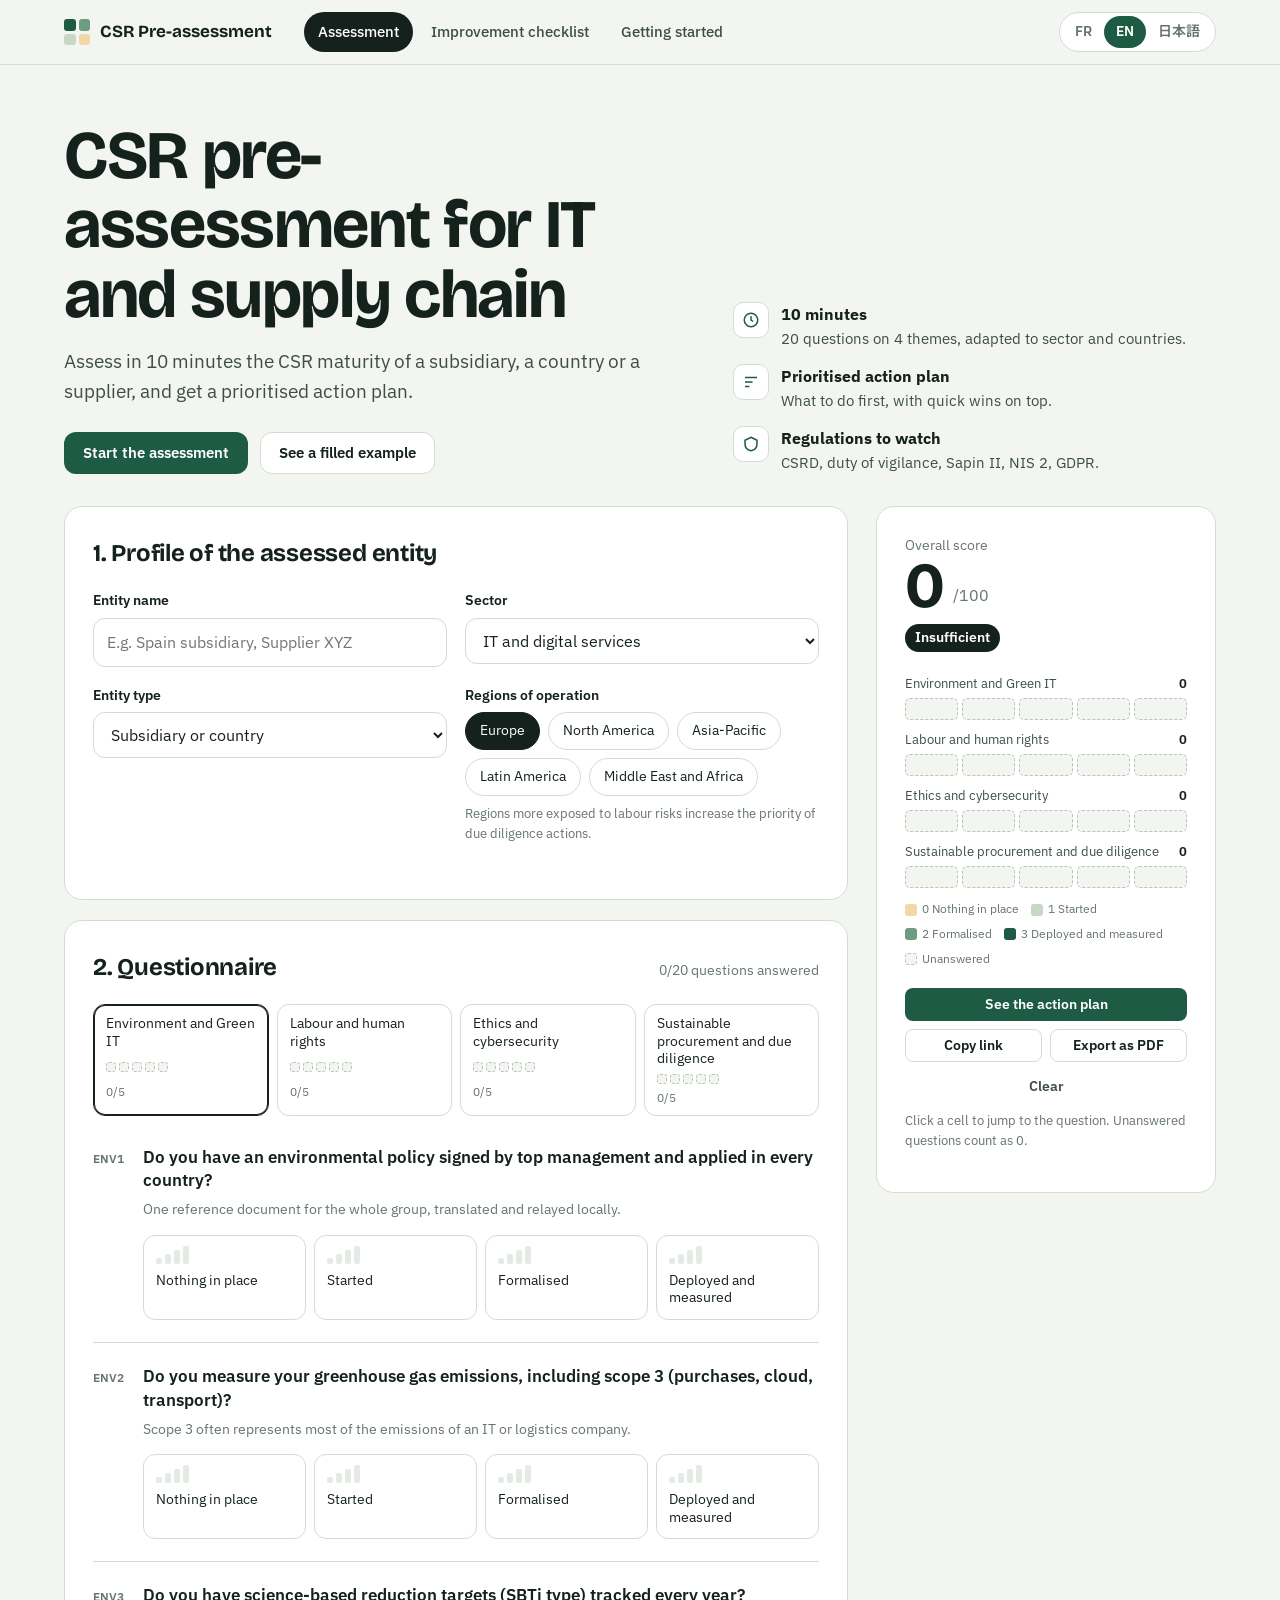
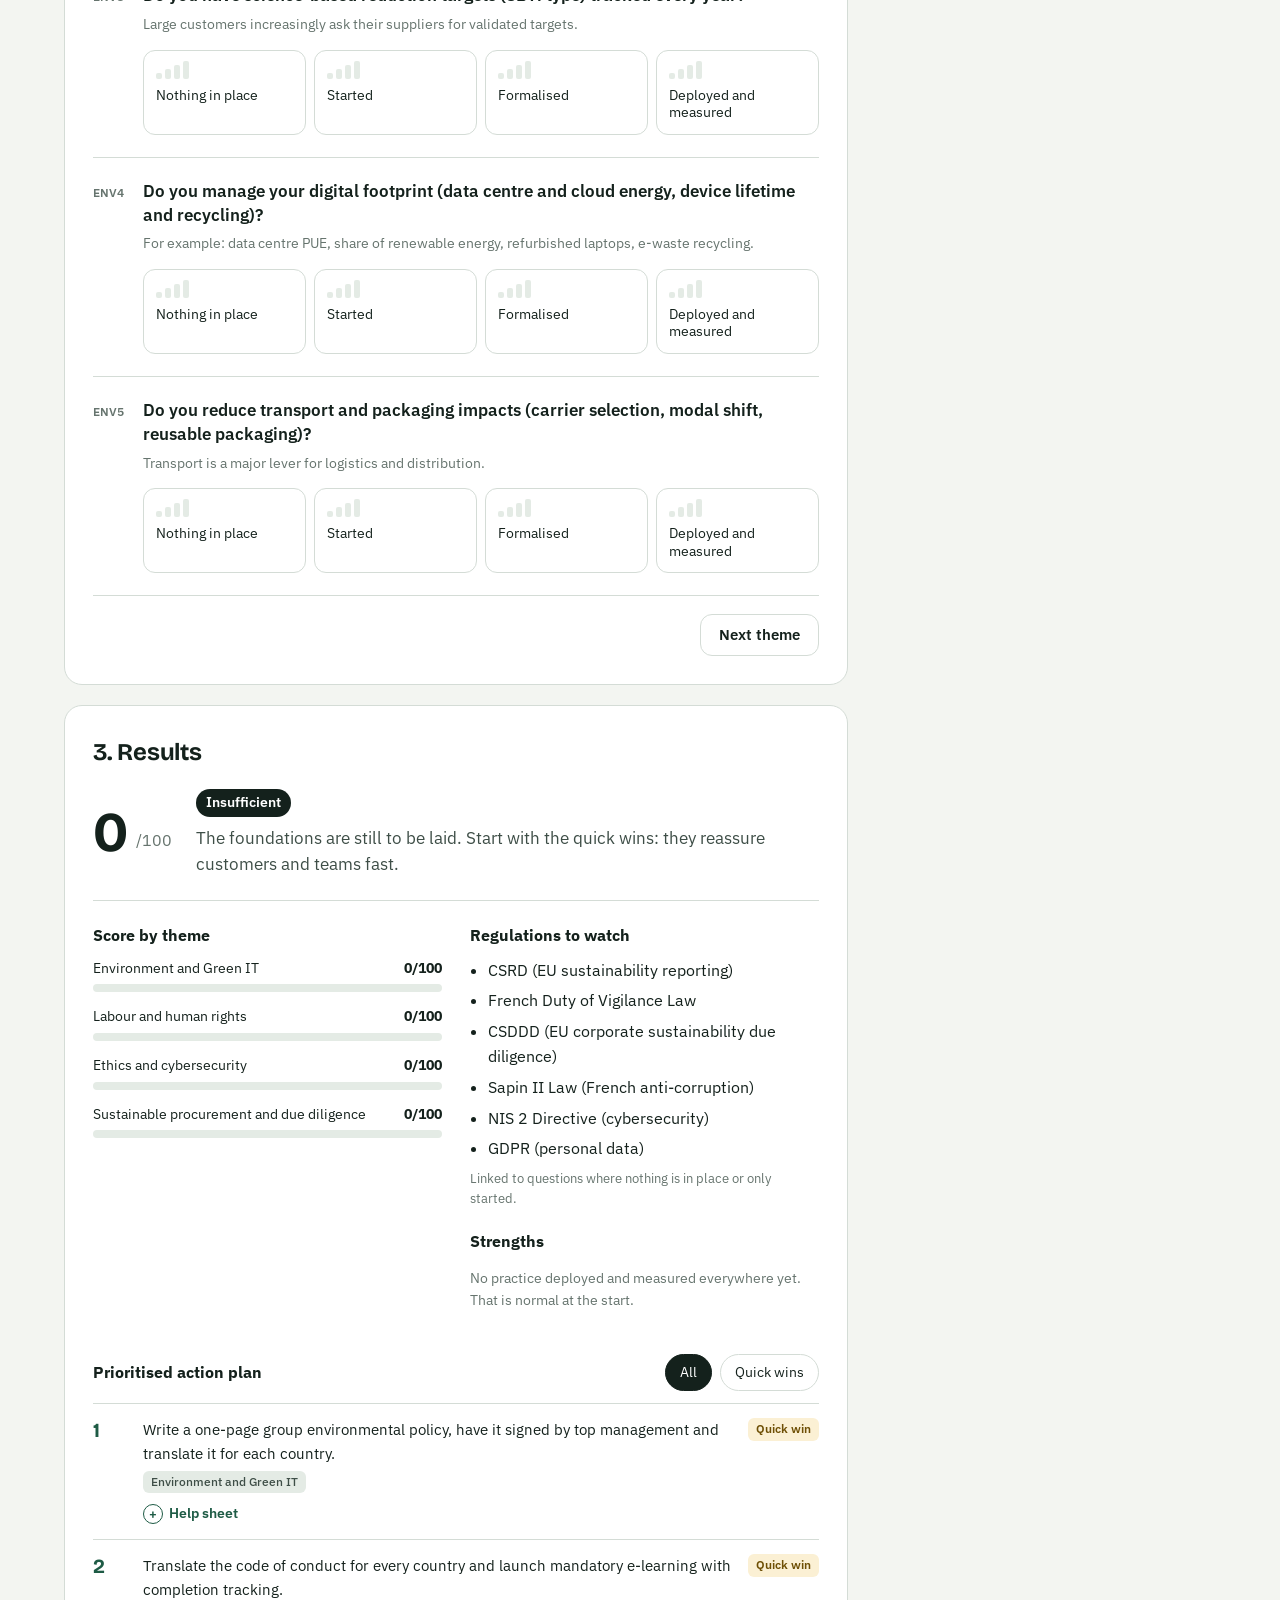
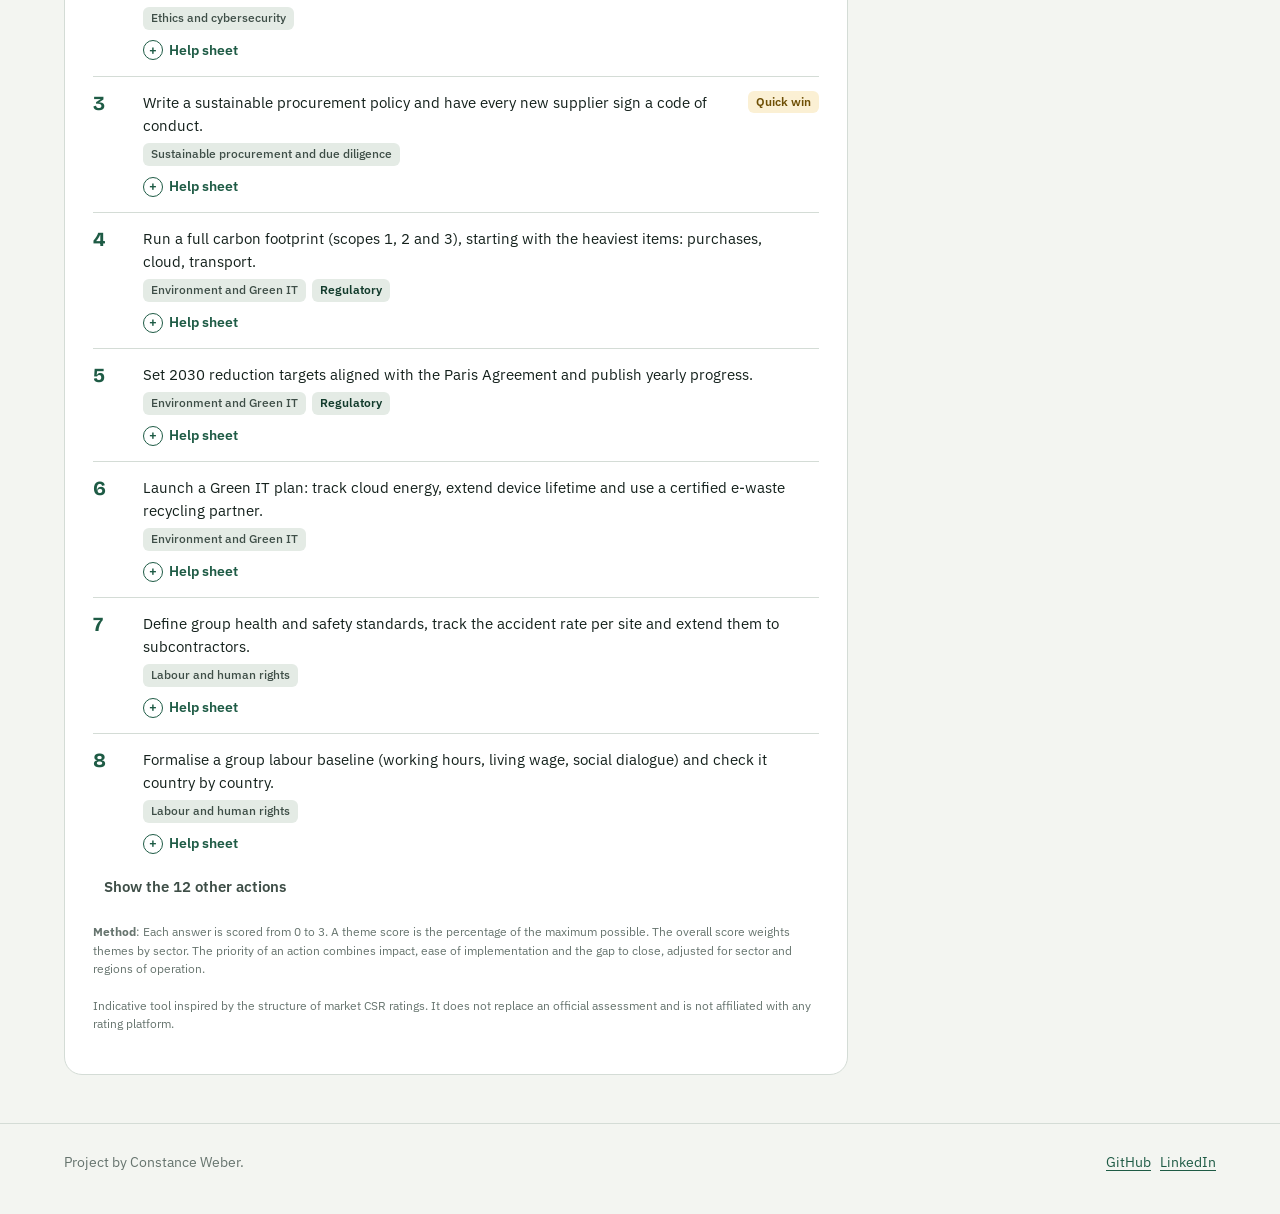
<file: docs/index.html>
<!DOCTYPE html>
<html lang="fr">
<head>
<meta charset="utf-8">
<meta name="viewport" content="width=device-width, initial-scale=1">
<title>Pré-diagnostic RSE · IT et supply chain</title>
<meta name="description" content="Évaluez la maturité RSE d'une filiale, d'un pays ou d'un fournisseur et obtenez un plan d'actions priorisé.">
<link rel="icon" href="data:image/svg+xml,%3Csvg xmlns='http://www.w3.org/2000/svg' viewBox='0 0 100 100'%3E%3Crect x='4' y='4' width='44' height='44' rx='8' fill='%231E5B45'/%3E%3Crect x='52' y='4' width='44' height='44' rx='8' fill='%236E9C82'/%3E%3Crect x='4' y='52' width='44' height='44' rx='8' fill='%23C8D8C5'/%3E%3Crect x='52' y='52' width='44' height='44' rx='8' fill='%23F0D9A6'/%3E%3C/svg%3E">
<link rel="preconnect" href="https://fonts.googleapis.com">
<link rel="preconnect" href="https://fonts.gstatic.com" crossorigin>
<link href="https://fonts.googleapis.com/css2?family=Bricolage+Grotesque:opsz,wght@12..96,600;12..96,700&family=IBM+Plex+Sans:wght@400;500;600&family=Noto+Sans+JP:wght@400;500;700&display=swap" rel="stylesheet">
<link rel="stylesheet" href="style.css">
<link rel="stylesheet" href="report.css">
<style>
  .layout { display: grid; grid-template-columns: minmax(0, 1fr) 340px; gap: 28px; align-items: start; }
  .side { position: sticky; top: 84px; }

  .hero-grid { display: grid; grid-template-columns: minmax(0, 1.3fr) minmax(0, 1fr); gap: 40px; align-items: end; }
  .gets { list-style: none; margin: 0; padding: 0; display: grid; gap: 14px; }
  .gets li { display: grid; grid-template-columns: 36px 1fr; gap: 12px; align-items: start; font-size: 15px; color: var(--ink-2); }
  .gets b { display: block; color: var(--ink); font-size: 16px; }
  .gets .ico { width: 36px; height: 36px; border-radius: 10px; background: var(--surface); border: 1px solid var(--line); display: grid; place-items: center; }

  .grid2 { display: grid; grid-template-columns: 1fr 1fr; gap: 18px; }

  .themes { display: grid; grid-template-columns: repeat(4, 1fr); gap: 8px; margin-bottom: 8px; }
  .theme-btn {
    text-align: left; border: 1px solid var(--line); background: var(--surface); border-radius: var(--r-md);
    padding: 10px 12px; cursor: pointer; display: grid; gap: 6px; font-size: 14px; line-height: 1.25;
  }
  .theme-btn:hover { border-color: var(--pine); }
  .theme-btn[aria-selected="true"] { border-color: var(--ink); box-shadow: inset 0 0 0 1px var(--ink); }
  .theme-btn .count { font-size: 12px; color: var(--muted); }
  .theme-btn .dots { display: flex; gap: 3px; }
  .theme-btn .dots i { width: 10px; height: 10px; border-radius: 3px; background: var(--paper); border: 1px dashed #B9C4BD; }

  .q { padding: 22px 0; border-top: 1px solid var(--line); scroll-margin-top: 90px; }
  .q:first-child { border-top: 0; }
  .q-head { display: flex; gap: 12px; align-items: baseline; }
  .q-id { font-size: 12px; font-weight: 600; color: var(--muted); flex: none; min-width: 38px; }
  .q-text { font-weight: 600; font-size: 17px; line-height: 1.4; }
  .q-help { color: var(--muted); font-size: 14px; margin: 6px 0 14px 50px; }
  .ladder { display: grid; grid-template-columns: repeat(4, 1fr); gap: 8px; margin-left: 50px; }
  .rung {
    border: 1px solid var(--line); background: var(--surface); border-radius: var(--r-md); padding: 10px 12px 12px;
    cursor: pointer; text-align: left; display: grid; gap: 8px; font-size: 14px; line-height: 1.25; min-height: 76px; align-content: start;
  }
  .rung:hover { border-color: var(--ink-2); }
  .rung .steps { display: flex; gap: 3px; align-items: flex-end; height: 18px; }
  .rung .steps i { width: 6px; border-radius: 2px; background: var(--mist); }
  .rung .steps i:nth-child(1) { height: 6px; }
  .rung .steps i:nth-child(2) { height: 10px; }
  .rung .steps i:nth-child(3) { height: 14px; }
  .rung .steps i:nth-child(4) { height: 18px; }
  .rung[aria-pressed="true"] { border-color: var(--ink); box-shadow: inset 0 0 0 1px var(--ink); }
  .rung[aria-pressed="true"][data-v="0"] { background: #FBF3E0; }
  .rung[aria-pressed="true"][data-v="1"] { background: #EEF4ED; }
  .rung[aria-pressed="true"][data-v="2"] { background: #E3EEE7; }
  .rung[aria-pressed="true"][data-v="3"] { background: #DCEAE2; }
  .rung[aria-pressed="true"] .steps i.f { background: var(--pine); }
  .rung[aria-pressed="true"][data-v="0"] .steps i:first-child { background: var(--amber); }
  .q-nav { display: flex; justify-content: space-between; align-items: center; gap: 12px; padding-top: 18px; border-top: 1px solid var(--line); }

  .score { display: flex; align-items: flex-end; gap: 10px; }
  .score-num { font-family: var(--display); font-weight: 700; font-size: 64px; line-height: .9; letter-spacing: -0.03em; }
  .score-max { color: var(--muted); font-size: 16px; padding-bottom: 6px; }
  .level-pill { display: inline-block; font-weight: 600; font-size: 14px; padding: 3px 10px; border-radius: 999px; background: var(--ink); color: #fff; margin-top: 10px; }
  .map { margin-top: 22px; display: grid; gap: 10px; }
  .map-row { display: grid; grid-template-columns: 1fr auto; gap: 4px 10px; align-items: center; }
  .map-row .name { font-size: 13px; color: var(--ink-2); }
  .map-row .val { font-size: 13px; font-weight: 600; text-align: right; }
  .cells { grid-column: 1 / -1; display: grid; grid-template-columns: repeat(5, 1fr); gap: 4px; }
  .cell { height: 22px; border-radius: 5px; border: 1px dashed #B9C4BD; background: var(--paper); cursor: pointer; padding: 0; }
  .cell:hover { outline: 2px solid var(--ink); outline-offset: 1px; }
  .cell[data-v] { border-style: solid; border-color: transparent; }
  .cell[data-v="0"] { background: var(--m0); }
  .cell[data-v="1"] { background: var(--m1); }
  .cell[data-v="2"] { background: var(--m2); }
  .cell[data-v="3"] { background: var(--m3); }
  .legend { display: flex; flex-wrap: wrap; gap: 6px 12px; margin-top: 12px; font-size: 12px; color: var(--muted); }
  .legend span { display: inline-flex; align-items: center; gap: 5px; }
  .legend i { width: 12px; height: 12px; border-radius: 3px; display: inline-block; }
  .side-actions { display: grid; grid-template-columns: 1fr 1fr; gap: 8px; margin-top: 20px; }
  .side-actions .btn-primary { grid-column: 1 / -1; }
  .side-actions .btn-quiet { grid-column: 1 / -1; justify-self: center; }
  details.sheet { margin-top: 10px; font-size: 14px; }
  details.sheet summary { cursor: pointer; color: var(--pine); font-weight: 600; list-style: none; display: inline-flex; align-items: center; gap: 6px; }
  details.sheet summary::-webkit-details-marker { display: none; }
  details.sheet summary::before { content: "+"; display: inline-grid; place-items: center; width: 18px; height: 18px; border-radius: 50%; border: 1.5px solid currentColor; font-size: 13px; line-height: 1; }
  details.sheet[open] summary::before { content: "\2212"; }
  .sheet-body { margin-top: 10px; padding: 14px 16px; background: var(--paper); border-radius: var(--r-md); display: grid; gap: 10px; }
  .sheet-body h4 { margin: 0; font-size: 13px; color: var(--ink-2); }
  .sheet-body ul { margin: 0; padding-left: 18px; }
  .sheet-body p { margin: 0; }

  .verdict { display: grid; grid-template-columns: auto 1fr; gap: 24px; align-items: center; padding-bottom: 22px; border-bottom: 1px solid var(--line); }
  .verdict p { margin: 0; font-size: 17px; color: var(--ink-2); max-width: 60ch; }
  .verdict .score-num { font-size: 56px; }
  .res-grid { display: grid; grid-template-columns: minmax(0, 1fr) minmax(0, 1fr); gap: 28px; padding-top: 22px; }
  .bars { display: grid; gap: 14px; }
  .bar-row .lbl { display: flex; justify-content: space-between; font-size: 14px; margin-bottom: 5px; }
  ul.list { margin: 0; padding-left: 18px; }
  ul.list li { margin-bottom: 6px; }
  .plan-head { display: flex; justify-content: space-between; align-items: center; gap: 12px; flex-wrap: wrap; margin: 28px 0 12px; }
  .plan { list-style: none; margin: 0; padding: 0; counter-reset: plan; }
  .plan > li {
    display: grid; grid-template-columns: 36px minmax(0, 1fr) auto; gap: 14px; align-items: start;
    padding: 14px 0; border-top: 1px solid var(--line); counter-increment: plan;
  }
  .plan > li::before { content: counter(plan); font-family: var(--display); font-weight: 700; font-size: 20px; color: var(--pine); line-height: 1.2; }
  .plan > li.done::before { content: ""; }
  .plan .act { font-size: 15px; }
  .plan .meta { display: flex; gap: 6px; margin-top: 6px; flex-wrap: wrap; }
  .empty { color: var(--muted); font-size: 14px; }
  .fine { font-size: 12px; color: var(--muted); margin-top: 18px; }

  @media (max-width: 1000px) {
    .layout { grid-template-columns: minmax(0, 1fr); }
    .side { position: static; order: -1; }
    .hero-grid { grid-template-columns: 1fr; }
  }
  @media (max-width: 720px) {
    .grid2, .res-grid { grid-template-columns: 1fr; }
    .themes { grid-template-columns: repeat(2, 1fr); }
    .ladder { grid-template-columns: repeat(2, 1fr); margin-left: 0; }
    .q-help { margin-left: 0; }
    .verdict { grid-template-columns: 1fr; gap: 10px; }
    .plan > li { grid-template-columns: 30px minmax(0, 1fr); gap: 4px 12px; }
    .plan > li > .tag { grid-column: 2; justify-self: start; }
  }
  @media print {
    .layout { display: block; }
    .side, #profile, #questionnaire { display: none !important; }
    .plan > li { break-inside: avoid; }
  }
</style>
</head>
<body class="has-report">
<nav class="nav" aria-label="Main">
  <div class="wrap">
    <a class="brand" href="index.html"><span class="brand-mark" aria-hidden="true"><span></span><span></span><span></span><span></span></span><span id="brandName"></span></a>
    <div class="nav-links">
      <a href="index.html" aria-current="page" id="navDiag"></a>
      <a href="checklist.html" id="navCheck"></a>
      <a href="guide.html" id="navGuide"></a>
    </div>
    <div class="lang" role="group" aria-label="Langue / Language / 言語">
      <button type="button" data-lang="fr">FR</button>
      <button type="button" data-lang="en">EN</button>
      <button type="button" data-lang="ja" lang="ja">日本語</button>
    </div>
  </div>
</nav>

<header class="hero">
  <div class="wrap hero-grid">
    <div>
      <h1 id="title"></h1>
      <p class="lead" id="tagline"></p>
      <div class="hero-actions">
        <a class="btn btn-primary" href="#profile" id="ctaStart"></a>
        <button class="btn btn-secondary" type="button" id="ctaDemo"></button>
      </div>
    </div>
    <ul class="gets" id="gets"></ul>
  </div>
</header>

<main class="wrap layout">
  <div>
    <div class="shared-banner no-print" id="sharedBanner" hidden>
      <span id="sharedText"></span>
      <button class="btn btn-sm" type="button" id="sharedClear"></button>
    </div>
    <section class="panel" id="profile" aria-labelledby="hProfile">
      <div class="panel-head"><h2 id="hProfile"></h2></div>
      <div class="grid2">
        <div>
          <label class="field-label" for="entityName" id="lblEntity"></label>
          <input class="input" type="text" id="entityName" autocomplete="off">
        </div>
        <div>
          <label class="field-label" for="sector" id="lblSector"></label>
          <select class="select" id="sector"></select>
        </div>
        <div>
          <label class="field-label" for="entityType" id="lblType"></label>
          <select class="select" id="entityType"></select>
        </div>
        <div>
          <span class="field-label" id="lblRegions"></span>
          <div class="chips" id="regions" role="group" aria-labelledby="lblRegions"></div>
          <p class="note" id="regionsHelp"></p>
        </div>
      </div>
      <div id="flags" style="display:grid;gap:8px;margin-top:14px"></div>
    </section>

    <section class="panel" id="questionnaire" aria-labelledby="hQuestions">
      <div class="panel-head">
        <h2 id="hQuestions"></h2>
        <span class="sub" id="progressText"></span>
      </div>
      <div class="themes" id="themes" role="tablist"></div>
      <div id="questions" role="tabpanel"></div>
      <div class="q-nav">
        <button class="btn btn-quiet" type="button" id="prevTheme"></button>
        <button class="btn btn-secondary" type="button" id="nextTheme"></button>
      </div>
    </section>

    <section class="panel" id="results" aria-labelledby="hResults">
      <div class="print-only">
        <h1 id="printTitle" style="font-family:var(--display);margin:0 0 6px"></h1>
        <p class="sub" id="printMeta"></p>
      </div>
      <div class="panel-head"><h2 id="hResults"></h2></div>
      <div class="verdict">
        <div class="score"><span class="score-num" id="vScore">0</span><span class="score-max">/100</span></div>
        <div>
          <span class="level-pill" id="vLevel" style="margin:0 0 8px"></span>
          <p id="vText"></p>
        </div>
      </div>
      <div class="res-grid">
        <div>
          <h3 id="hThemes"></h3>
          <div class="bars" id="bars"></div>
        </div>
        <div>
          <h3 id="hRegs"></h3>
          <div id="regs"></div>
          <h3 id="hStrengths" style="margin-top:20px"></h3>
          <div id="strengths"></div>
        </div>
      </div>
      <div class="plan-head">
        <h3 id="hPlan" style="margin:0"></h3>
        <div class="chips no-print" id="planFilter" role="group"></div>
      </div>
      <ol class="plan" id="plan"></ol>
      <button class="btn btn-quiet no-print" type="button" id="planMore" hidden></button>
      <p class="fine" id="method"></p>
      <p class="fine" id="disclaimer"></p>
    </section>
  </div>

  <aside class="side" aria-label="Score">
    <div class="panel">
      <div class="sub" id="sideLabel"></div>
      <div class="score"><span class="score-num" id="sScore">0</span><span class="score-max">/100</span></div>
      <span class="level-pill" id="sLevel"></span>
      <div class="map" id="map"></div>
      <div class="legend" id="legend"></div>
      <div class="side-actions">
        <a class="btn btn-primary btn-sm" href="#results" id="sResults"></a>
        <button class="btn btn-secondary btn-sm" type="button" id="sShare"></button>
        <button class="btn btn-secondary btn-sm" type="button" id="sPrint"></button>
        <button class="btn btn-quiet btn-sm" type="button" id="sReset"></button>
      </div>
      <p class="note" id="sideNote"></p>
    </div>
  </aside>
</main>

<footer class="site">
  <div class="wrap">
    <span id="footerText"></span>
    <span><a href="https://github.com/constanceweber6-alt/rse-prediagnostic">GitHub</a> &nbsp; <a href="https://www.linkedin.com/in/constance-weber/">LinkedIn</a></span>
  </div>
</footer>

<div class="toast" id="toast" role="status" aria-live="polite"></div>

<script>
(() => {
  const WEB = {
    fr: {
      brand: "Pré-diagnostic RSE",
      navDiag: "Diagnostic",
      navCheck: "Axes d'amélioration",
      navGuide: "Bien démarrer",
      title: "Pré-diagnostic RSE pour l'IT et la supply chain",
      start: "Commencer le diagnostic",
      demo: "Voir un exemple rempli",
      gets: [
        ["10 minutes", "20 questions sur 4 thèmes, adaptées au secteur et aux pays."],
        ["Plan d'actions priorisé", "Ce qu'il faut faire en premier, actions rapides en tête."],
        ["Réglementations à surveiller", "CSRD, devoir de vigilance, Sapin II, NIS 2, RGPD."],
      ],
      short: ["Rien en place", "Initié", "Formalisé", "Déployé et mesuré"],
      prev: "Thème précédent",
      next: "Thème suivant",
      toResults: "Voir les résultats",
      sideLabel: "Score global",
      sideResults: "Voir le plan d'actions",
      print: "Exporter en PDF",
      reset: "Effacer",
      sideNote: "Cliquez sur une case pour aller à la question. Les questions sans réponse comptent pour 0.",
      unanswered: "Sans réponse",
      all: "Toutes",
      quickOnly: "Actions rapides",
      more: (n) => `Afficher les ${n} autres actions`,
      less: "Réduire la liste",
      allDone: "Toutes les pratiques sont déployées et mesurées. Bravo !",
      reg: "Réglementaire",
      verdict: {
        Insuffisant: "Les fondations restent à poser. Commencez par les actions rapides : elles rassurent vite vos clients et vos équipes.",
        Partiel: "Des initiatives existent mais manquent de cadre. Formalisez vos politiques et choisissez quelques indicateurs à suivre.",
        Solide: "La démarche est structurée. L'enjeu est maintenant de la déployer dans tous les pays et d'en mesurer les résultats.",
        "Avancé": "Démarche mature. Concentrez vos efforts sur la chaîne d'approvisionnement et sur la preuve des résultats.",
      },
      rpTool: "Pré-diagnostic RSE", rpPrio: "Vos 3 priorités", rpKpi: "À suivre", rpPlanSub: "Les actions les plus utiles, classées par priorité. La liste complète est dans l'outil en ligne.",
      rpNum: "N°", rpStrong: (n) => `${n} pratique${n > 1 ? "s" : ""} déployée${n > 1 ? "s" : ""} et mesurée${n > 1 ? "s" : ""} partout`, rpTheme: "Thème", rpAction: "Action", rpPage: (a, b) => `Page ${a} sur ${b}`, rpMade: "Outil gratuit : constanceweber6-alt.github.io/rse-prediagnostic",
      footer: "Projet réalisé par Constance Weber.",
      demoName: "Exemple : filiale IT Asie-Pacifique",
      loadError: "Le questionnaire n'a pas pu être chargé. Rechargez la page.",
      sep: " : ",
      listSep: ", ",
      locale: "fr-FR",
      share: "Copier le lien",
      shareCopied: "Lien copié. Collez-le dans un e-mail ou un message.",
      sharePrompt: "Copiez ce lien :",
      sharedText: "Diagnostic ouvert depuis un lien partagé. Vos modifications restent sur cet appareil.",
      sharedClear: "Repartir de zéro",
      sharedInvalid: "Ce lien de partage est incomplet ou invalide.",
      sheet: "Fiche d'aide",
    },
    en: {
      brand: "CSR Pre-assessment",
      navDiag: "Assessment",
      navCheck: "Improvement checklist",
      navGuide: "Getting started",
      title: "CSR pre-assessment for IT and supply chain",
      start: "Start the assessment",
      demo: "See a filled example",
      gets: [
        ["10 minutes", "20 questions on 4 themes, adapted to sector and countries."],
        ["Prioritised action plan", "What to do first, with quick wins on top."],
        ["Regulations to watch", "CSRD, duty of vigilance, Sapin II, NIS 2, GDPR."],
      ],
      short: ["Nothing in place", "Started", "Formalised", "Deployed and measured"],
      prev: "Previous theme",
      next: "Next theme",
      toResults: "See the results",
      sideLabel: "Overall score",
      sideResults: "See the action plan",
      print: "Export as PDF",
      reset: "Clear",
      sideNote: "Click a cell to jump to the question. Unanswered questions count as 0.",
      unanswered: "Unanswered",
      all: "All",
      quickOnly: "Quick wins",
      more: (n) => `Show the ${n} other actions`,
      less: "Show less",
      allDone: "Every practice is deployed and measured. Well done!",
      reg: "Regulatory",
      verdict: {
        Insufficient: "The foundations are still to be laid. Start with the quick wins: they reassure customers and teams fast.",
        Partial: "Initiatives exist but lack a framework. Formalise your policies and pick a few KPIs to track.",
        Good: "The approach is structured. The next step is to deploy it in every country and measure the results.",
        Advanced: "A mature approach. Focus on the supply chain and on proving results.",
      },
      rpTool: "CSR pre-assessment", rpPrio: "Your 3 priorities", rpKpi: "To track", rpPlanSub: "The most useful actions, ranked by priority. The full list is in the online tool.",
      rpNum: "No.", rpStrong: (n) => `${n} practice${n > 1 ? "s" : ""} rolled out and measured everywhere`, rpTheme: "Theme", rpAction: "Action", rpPage: (a, b) => `Page ${a} of ${b}`, rpMade: "Free tool: constanceweber6-alt.github.io/rse-prediagnostic",
      footer: "Project by Constance Weber.",
      demoName: "Example: APAC IT subsidiary",
      loadError: "The questionnaire could not be loaded. Reload the page.",
      sep: ": ",
      listSep: ", ",
      locale: "en-GB",
      share: "Copy link",
      shareCopied: "Link copied. Paste it in an email or a message.",
      sharePrompt: "Copy this link:",
      sharedText: "Assessment opened from a shared link. Your changes stay on this device.",
      sharedClear: "Start over",
      sharedInvalid: "This shared link is incomplete or invalid.",
      sheet: "Help sheet",
    },
    ja: {
      brand: "CSR事前診断",
      navDiag: "診断",
      navCheck: "改善チェックリスト",
      navGuide: "はじめに",
      title: "IT・サプライチェーン向けCSR事前診断",
      start: "診断を始める",
      demo: "回答例を見る",
      gets: [
        ["約10分", "4つのテーマ、20の質問。業種と事業展開国に合わせて評価します。"],
        ["優先順位付きの行動計画", "まず取り組むべきことを、すぐに着手できる施策から示します。"],
        ["注視すべき規制", "CSRD、注意義務法、サパンII法、NIS2、GDPR。"],
      ],
      short: ["未対応", "着手済み", "文書化済み", "展開・測定済み"],
      prev: "前のテーマ",
      next: "次のテーマ",
      toResults: "結果を見る",
      sideLabel: "総合スコア",
      sideResults: "行動計画を見る",
      print: "PDFで出力",
      reset: "リセット",
      sideNote: "マスをクリックすると該当する質問に移動します。未回答の質問は0点として計算します。",
      unanswered: "未回答",
      all: "すべて",
      quickOnly: "すぐに着手可能",
      more: (n) => `残り${n}件の取り組みを表示`,
      less: "一覧をたたむ",
      allDone: "すべての取り組みが展開・測定されています。素晴らしい成果です。",
      reg: "規制関連",
      verdict: {
        "不十分": "まだ基盤づくりの段階です。すぐに着手できる施策から始めると、顧客や社内の安心につながります。",
        "部分的": "取り組みはあるものの、仕組みが整っていません。方針を文書化し、追跡する指標をいくつか決めましょう。",
        "良好": "体制は整っています。次はすべての国に展開し、成果を測定することが課題です。",
        "先進的": "成熟した取り組みです。サプライチェーンと成果の証明に注力しましょう。",
      },
      rpTool: "CSR簡易診断", rpPrio: "優先すべき3つの取り組み", rpKpi: "追跡指標", rpPlanSub: "効果の高い取り組みを優先順に掲載しています。全項目はオンラインツールで確認できます。",
      rpNum: "No.", rpStrong: (n) => `全拠点で展開・測定済みの取り組み${n}件`, rpTheme: "テーマ", rpAction: "取り組み", rpPage: (a, b) => `${b}ページ中${a}ページ`, rpMade: "無料ツール：constanceweber6-alt.github.io/rse-prediagnostic",
      footer: "制作：コンスタンス・ウェベール",
      demoName: "例：アジア太平洋のIT子会社",
      loadError: "質問票を読み込めませんでした。ページを再読み込みしてください。",
      sep: "：",
      listSep: "、",
      locale: "ja-JP",
      share: "リンクをコピー",
      shareCopied: "リンクをコピーしました。メールやメッセージに貼り付けてください。",
      sharePrompt: "このリンクをコピーしてください：",
      sharedText: "共有リンクから診断を開きました。変更内容はこの端末にのみ保存されます。",
      sharedClear: "最初からやり直す",
      sharedInvalid: "この共有リンクは不完全か無効です。",
      sheet: "取り組みガイド",
    },
  };
  const ICONS = [
    '<svg width="18" height="18" viewBox="0 0 24 24" fill="none" stroke="#1E5B45" stroke-width="2"><circle cx="12" cy="12" r="9"/><path d="M12 7v5l3 2"/></svg>',
    '<svg width="18" height="18" viewBox="0 0 24 24" fill="none" stroke="#1E5B45" stroke-width="2"><path d="M4 6h16M4 12h10M4 18h6"/></svg>',
    '<svg width="18" height="18" viewBox="0 0 24 24" fill="none" stroke="#1E5B45" stroke-width="2"><path d="M12 3l8 4v5c0 5-3.5 8-8 9-4.5-1-8-4-8-9V7z"/></svg>',
  ];
  const DEMO = { ENV1:2, ENV2:1, ENV3:0, ENV4:1, ENV5:2, SOC1:3, SOC2:2, SOC3:2, SOC4:1, SOC5:0,
                 ETH1:3, ETH2:1, ETH3:2, ETH4:3, ETH5:2, ACH1:2, ACH2:0, ACH3:1, ACH4:0, ACH5:1 };
  const STORE = "csr-prediag-v1", LANG_KEY = "csr-lang", PLAN_LIMIT = 8;
  const $ = (id) => document.getElementById(id);
  const esc = (s) => String(s).replace(/[&<>"']/g, (c) => ({ "&":"&amp;","<":"&lt;",">":"&gt;",'"':"&quot;","'":"&#39;" }[c]));

  let D = null;
  let state = { lang: "fr", name: "", sector: "IT", type: "SUB", regions: ["EU"], answers: {}, tab: "ENV" };
  let ui = { planQuick: false, planAll: false };

  function load() {
    let saved = null;
    try { saved = JSON.parse(localStorage.getItem(STORE) || "null"); } catch (e) {}
    if (saved) state = { ...state, ...saved };
    let lang = null;
    try { lang = localStorage.getItem(LANG_KEY); } catch (e) {}
    const nav = (navigator.language || "fr").toLowerCase();
    state.lang = lang || (saved && saved.lang) || (nav.startsWith("fr") ? "fr" : nav.startsWith("ja") ? "ja" : "en");
  }
  function save() {
    try { localStorage.setItem(STORE, JSON.stringify(state)); localStorage.setItem(LANG_KEY, state.lang); } catch (e) {}
  }

  // Share link: everything is encoded in the URL, no server involved.
  // Format: #d=1~SECTOR~TYPE~REGIONS~ANSWERS~NAME  (answers: one character per question, "-" if unanswered)
  function shareUrl() {
    const answers = D.questions.map((q) => (state.answers[q.id] ?? "-")).join("");
    const parts = ["1", state.sector, state.type, state.regions.join(","), answers, encodeURIComponent(state.name || "")];
    return location.origin + location.pathname + "#d=" + parts.join("~");
  }
  function readShared() {
    if (!location.hash.startsWith("#d=")) return null;
    const parts = location.hash.slice(3).split("~");
    const [version, sector, type, regions, answers, name] = parts;
    if (version !== "1" || !D.sectors[sector] || !D.entity_types[type] || !answers || answers.length !== D.questions.length) return false;
    const regs = (regions || "").split(",").filter((r) => D.regions[r]);
    const parsed = {};
    D.questions.forEach((q, i) => { const c = answers[i]; if ("0123".includes(c)) parsed[q.id] = Number(c); });
    let decoded = "";
    try { decoded = decodeURIComponent(name || ""); } catch (e) {}
    return { sector, type, regions: regs.length ? regs : ["EU"], answers: parsed, name: decoded.slice(0, 120) };
  }
  let toastTimer;
  function toast(msg) {
    const t = $("toast"); t.textContent = msg; t.classList.add("show");
    clearTimeout(toastTimer); toastTimer = setTimeout(() => t.classList.remove("show"), 2600);
  }
  async function copyShare() {
    const url = shareUrl();
    try { await navigator.clipboard.writeText(url); toast(W("shareCopied")); }
    catch (e) { window.prompt(W("sharePrompt"), url); }
  }

  // Scoring: same rules as scoring.py
  function evaluate() {
    const qs = D.questions, A = state.answers;
    const scores = {};
    for (const p of Object.keys(D.pillars)) {
      const list = qs.filter((q) => q.pillar === p);
      const total = list.reduce((s, q) => s + (A[q.id] ?? 0), 0);
      scores[p] = Math.round(1000 * total / (3 * list.length)) / 10;
    }
    const w = D.sector_weights[state.sector];
    const overall = Math.round(10 * Object.keys(D.pillars).reduce((s, p) => s + scores[p] * w[p], 0)) / 10;
    const level = D.levels.find((l) => overall >= l.threshold).label;
    const intl = state.regions.length >= 3;
    const risk = state.regions.some((r) => D.higher_risk_regions.includes(r));
    const actions = [];
    for (const q of qs) {
      const a = A[q.id] ?? 0, gap = 3 - a;
      if (gap <= 0) continue;
      let p = q.impact * (4 - q.effort) * gap * (q.sector_boost[state.sector] ?? 1);
      if (q.international && intl) p *= D.international_boost;
      if (q.risk_sensitive && risk) p *= D.risk_boost;
      actions.push({ q, a, priority: Math.round(p * 100) / 100, quick: q.effort === 1 && q.impact >= 2 });
    }
    actions.sort((x, y) => y.priority - x.priority);
    const regs = [];
    for (const q of qs) if ((A[q.id] ?? 0) <= 1) for (const r of q.regulations) if (!regs.includes(r)) regs.push(r);
    const strengths = qs.filter((q) => A[q.id] === 3);
    return { scores, overall, level, actions, regs, strengths, intl, risk };
  }

  const T = (k) => D.texts[state.lang][k];
  const W = (k) => WEB[state.lang][k];
  const L = (o) => o[state.lang];
  const pillarKeys = () => Object.keys(D.pillars);

  function renderStatic() {
    document.documentElement.lang = state.lang;
    document.title = W("title");
    document.querySelectorAll(".lang button").forEach((b) => { const on = b.dataset.lang === state.lang; b.classList.toggle("on", on); b.setAttribute("aria-pressed", on); });
    $("brandName").textContent = W("brand");
    $("navDiag").textContent = W("navDiag");
    $("navCheck").textContent = W("navCheck");
    $("navGuide").textContent = W("navGuide");
    $("title").textContent = W("title");
    $("tagline").textContent = T("tagline");
    $("ctaStart").textContent = W("start");
    $("ctaDemo").textContent = W("demo");
    $("gets").innerHTML = W("gets").map(([b, txt], i) => `<li><span class="ico" aria-hidden="true">${ICONS[i]}</span><span><b>${esc(b)}</b>${esc(txt)}</span></li>`).join("");
    $("hProfile").textContent = T("step_profile");
    $("lblEntity").textContent = T("entity_name");
    $("entityName").placeholder = T("entity_name_placeholder");
    $("entityName").value = state.name;
    $("lblSector").textContent = T("sector");
    $("lblType").textContent = T("entity_type");
    $("lblRegions").textContent = T("regions");
    $("regionsHelp").textContent = T("regions_help");
    $("sector").innerHTML = Object.entries(D.sectors).map(([k, v]) => `<option value="${k}" ${k === state.sector ? "selected" : ""}>${esc(L(v))}</option>`).join("");
    $("entityType").innerHTML = Object.entries(D.entity_types).map(([k, v]) => `<option value="${k}" ${k === state.type ? "selected" : ""}>${esc(L(v))}</option>`).join("");
    $("hQuestions").textContent = T("step_questions");
    $("hResults").textContent = T("results");
    $("hThemes").textContent = T("by_theme");
    $("hRegs").textContent = T("regulations");
    $("hStrengths").textContent = T("strengths");
    $("hPlan").textContent = T("action_plan");
    $("method").innerHTML = `<b>${esc(T("methodology"))}</b>${W("sep")}${esc(T("methodology_text"))}`;
    $("disclaimer").textContent = T("disclaimer");
    $("sideLabel").textContent = W("sideLabel");
    $("sResults").textContent = W("sideResults");
    $("sPrint").textContent = W("print");
    $("sReset").textContent = W("reset");
    $("sShare").textContent = W("share");
    $("sharedText").textContent = W("sharedText");
    $("sharedClear").textContent = W("sharedClear");
    $("sideNote").textContent = W("sideNote");
    $("prevTheme").textContent = W("prev");
    $("footerText").textContent = W("footer");
    $("printTitle").textContent = T("report_title");
    const colors = ["var(--m0)", "var(--m1)", "var(--m2)", "var(--m3)"];
    $("legend").innerHTML = W("short").map((s, i) => `<span><i style="background:${colors[i]}"></i>${i} ${esc(s)}</span>`).join("") +
      `<span><i style="background:var(--paper);border:1px dashed #B9C4BD"></i>${esc(W("unanswered"))}</span>`;
  }

  function renderRegions() {
    $("regions").innerHTML = Object.entries(D.regions).map(([k, v]) =>
      `<button type="button" class="chip" data-region="${k}" aria-pressed="${state.regions.includes(k)}">${esc(L(v))}</button>`
    ).join("");
  }

  function renderThemes() {
    $("themes").innerHTML = pillarKeys().map((k) => {
      const list = D.questions.filter((q) => q.pillar === k);
      const done = list.filter((q) => state.answers[q.id] !== undefined).length;
      const dots = list.map((q) => {
        const v = state.answers[q.id];
        return v === undefined ? "<i></i>" : `<i style="background:var(--m${v});border-color:transparent;border-style:solid"></i>`;
      }).join("");
      return `<button type="button" role="tab" class="theme-btn" data-tab="${k}" aria-selected="${k === state.tab}"><span>${esc(L(D.pillars[k]))}</span><span class="dots" aria-hidden="true">${dots}</span><span class="count">${done}/${list.length}</span></button>`;
    }).join("");
    const idx = pillarKeys().indexOf(state.tab);
    $("prevTheme").style.visibility = idx === 0 ? "hidden" : "visible";
    $("nextTheme").textContent = idx === pillarKeys().length - 1 ? W("toResults") : W("next");
  }

  function renderQuestions() {
    const list = D.questions.filter((q) => q.pillar === state.tab);
    $("questions").innerHTML = list.map((q) => {
      const cur = state.answers[q.id];
      const rungs = [0, 1, 2, 3].map((v) => {
        const steps = [0, 1, 2, 3].map((s) => `<i class="${s <= v ? "f" : ""}"></i>`).join("");
        return `<button type="button" class="rung" data-q="${q.id}" data-v="${v}" aria-pressed="${cur === v}" title="${esc(D.answer_scale[state.lang][v])}"><span class="steps" aria-hidden="true">${steps}</span><span>${esc(W("short")[v])}</span></button>`;
      }).join("");
      return `<div class="q" id="q-${q.id}"><div class="q-head"><span class="q-id">${q.id}</span><span class="q-text">${esc(L(q.text))}</span></div><p class="q-help">${esc(L(q.help))}</p><div class="ladder" role="group" aria-label="${esc(L(q.text))}">${rungs}</div></div>`;
    }).join("");
  }

  function renderMap(r) {
    $("map").innerHTML = pillarKeys().map((k) => {
      const list = D.questions.filter((q) => q.pillar === k);
      const cells = list.map((q) => {
        const v = state.answers[q.id];
        const label = `${q.id}${W("sep")}${L(q.text)}`;
        return `<button type="button" class="cell" data-goto="${q.id}" ${v === undefined ? "" : `data-v="${v}"`} title="${esc(label)}" aria-label="${esc(label)}"></button>`;
      }).join("");
      return `<div class="map-row"><span class="name">${esc(L(D.pillars[k]))}</span><span class="val">${Math.round(r.scores[k])}</span><div class="cells">${cells}</div></div>`;
    }).join("");
  }

  function sheetHTML(q) {
    return `<details class="sheet"><summary>${esc(W("sheet"))}</summary><div class="sheet-body">
      <div><h4>${esc(T("evidence"))}</h4><ul>${L(q.evidence).map((e) => `<li>${esc(e)}</li>`).join("")}</ul></div>
      <div><h4>${esc(T("kpi"))}</h4><p>${esc(L(q.kpi))}</p></div></div></details>`;
  }

  function renderResults() {
    const r = evaluate();
    const answered = Object.keys(state.answers).length, total = D.questions.length;
    $("progressText").textContent = `${answered}/${total} ${T("progress")}`;
    const lvl = L(r.level);
    for (const id of ["sScore", "vScore"]) $(id).textContent = Math.round(r.overall);
    for (const id of ["sLevel", "vLevel"]) $(id).textContent = lvl;
    $("vText").textContent = W("verdict")[lvl] || "";
    renderMap(r);

    const flags = [];
    if (r.intl) flags.push(T("international_flag"));
    if (r.risk) flags.push(T("risk_flag"));
    $("flags").innerHTML = flags.map((f) => `<div class="notice">${esc(f)}</div>`).join("");

    $("bars").innerHTML = pillarKeys().map((k) =>
      `<div class="bar-row"><div class="lbl"><span>${esc(L(D.pillars[k]))}</span><b>${Math.round(r.scores[k])}/100</b></div><div class="meter"><i style="width:${r.scores[k]}%"></i></div></div>`
    ).join("");

    $("regs").innerHTML = r.regs.length
      ? `<ul class="list">${r.regs.map((k) => `<li>${esc(L(D.regulations[k]))}</li>`).join("")}</ul><p class="note">${esc(T("regulations_help"))}</p>`
      : `<p class="empty">${esc(T("no_regulation"))}</p>`;
    $("strengths").innerHTML = r.strengths.length
      ? `<ul class="list">${r.strengths.map((q) => `<li>${esc(L(q.text))}</li>`).join("")}</ul>`
      : `<p class="empty">${esc(T("no_strength"))}</p>`;

    $("planFilter").innerHTML = [[false, W("all")], [true, W("quickOnly")]].map(([v, label]) =>
      `<button type="button" class="chip btn-sm" data-quick="${v}" aria-pressed="${ui.planQuick === v}">${esc(label)}</button>`).join("");
    const list = ui.planQuick ? r.actions.filter((a) => a.quick) : r.actions;
    const shown = ui.planAll ? list : list.slice(0, PLAN_LIMIT);
    $("plan").innerHTML = shown.length
      ? shown.map((a) => `<li><span class="act">${esc(L(a.q.action))}<span class="meta"><span class="tag tag-theme">${esc(L(D.pillars[a.q.pillar]))}</span>${a.q.regulations.length ? `<span class="tag tag-reg">${esc(W("reg"))}</span>` : ""}</span>${sheetHTML(a.q)}</span>${a.quick ? `<span class="tag tag-quick">${esc(T("quick_win"))}</span>` : "<span></span>"}</li>`).join("")
      : `<li class="done" style="grid-template-columns:1fr"><span class="empty">${esc(W("allDone"))}</span></li>`;
    const rest = list.length - PLAN_LIMIT;
    $("planMore").hidden = rest <= 0;
    $("planMore").textContent = ui.planAll ? W("less") : W("more")(rest);

    const name = state.name.trim() || T("unnamed"), sep = W("sep");
    const regions = state.regions.map((k) => L(D.regions[k])).join(W("listSep")) || "-";
    $("printMeta").innerHTML = [
      `<b>${esc(T("report_entity"))}</b>${sep}${esc(name)}`,
      `<b>${esc(T("sector"))}</b>${sep}${esc(L(D.sectors[state.sector]))}`,
      `<b>${esc(T("entity_type"))}</b>${sep}${esc(L(D.entity_types[state.type]))}`,
      `<b>${esc(T("regions"))}</b>${sep}${esc(regions)}`,
      `<b>${esc(T("report_date"))}</b>${sep}${new Date().toLocaleDateString(W("locale"))}`,
    ].join("<br>");
    renderThemes();
  }

  // ---------- Printable report: 2 pages, synthesis first ----------
  function buildReport() {
    const r = evaluate(), sep = W("sep");
    const date = new Date().toLocaleDateString(W("locale"), { day: "numeric", month: "long", year: "numeric" });
    const name = state.name.trim() || T("unnamed");
    const lvl = L(r.level);
    const lvlIdx = D.levels.findIndex((l) => L(l.label) === lvl); // 0 = most advanced
    const pill = [["var(--pine)", "#fff"], ["var(--moss)", "#fff"], ["var(--amber-soft)", "var(--amber-ink)"], ["var(--danger-soft)", "#7A2E12"]][lvlIdx] || ["var(--mist)", "var(--ink)"];
    const regions = state.regions.map((k) => L(D.regions[k])).join(W("listSep")) || "-";
    const top = (pageNo) => `<div class="rp-top"><b>${esc(W("rpTool"))}</b><span>${esc(date)}</span></div>`;
    const foot = (a) => `<div class="rp-foot"><span>${esc(W("rpMade"))}</span><span>${esc(W("rpPage")(a, 2))}</span></div>`;
    const tags = (a) => `<span class="rp-tag" style="background:var(--mist);color:var(--pine-deep)">${esc(L(D.pillars[a.q.pillar]))}</span>` +
      (a.quick ? `<span class="rp-tag" style="background:var(--amber-soft);color:var(--amber-ink)">${esc(T("quick_win"))}</span>` : "") +
      (a.q.regulations.length ? `<span class="rp-tag" style="background:#EEF0EE;color:var(--ink-2)">${esc(W("reg"))}</span>` : "");
    const prio = r.actions.slice(0, 3);
    const page1 = `<section class="rp-page">
      ${top()}
      <h1 class="rp-title">${esc(name)}</h1>
      <div class="rp-meta">
        <div><span>${esc(T("sector"))}</span>${esc(L(D.sectors[state.sector]))}</div>
        <div><span>${esc(T("entity_type"))}</span>${esc(L(D.entity_types[state.type]))}</div>
        <div style="grid-column:span 2"><span>${esc(T("regions"))}</span>${esc(regions)}</div>
      </div>
      <div class="rp-verdict" style="background:var(--paper)">
        <div class="rp-score">${Math.round(r.overall)}<small>/100</small></div>
        <div><span class="rp-pill" style="background:${pill[0]};color:${pill[1]}">${esc(lvl)}</span><p>${esc(W("verdict")[lvl] || "")}</p></div>
      </div>
      <div class="rp-cols">
        <div><p class="rp-h3">${esc(T("by_theme"))}</p>
          ${pillarKeys().map((k) => `<div class="rp-bar"><div class="lbl"><span>${esc(L(D.pillars[k]))}</span><b>${Math.round(r.scores[k])}</b></div><div class="track" style="background:var(--mist)"><i style="width:${Math.max(1, r.scores[k])}%;background:var(--pine)"></i></div></div>`).join("")}
        </div>
        <div><p class="rp-h3">${esc(T("regulations"))}</p>
          ${r.regs.length ? `<ul class="rp-list">${r.regs.slice(0, 6).map((k) => `<li>${esc(L(D.regulations[k]))}</li>`).join("")}</ul>` : `<p class="rp-empty">${esc(T("no_regulation"))}</p>`}
        </div>
      </div>
      <p class="rp-h3">${esc(W("rpPrio"))}</p>
      ${prio.length ? `<ol class="rp-prio">${prio.map((a) => `<li><div><p class="act">${esc(L(a.q.action))}</p>
        <p class="sub">${tags(a)} ${esc(W("rpKpi"))}${esc(sep)}${esc(L(a.q.kpi))}</p></div></li>`).join("")}</ol>` : `<p class="rp-empty">${esc(W("allDone"))}</p>`}
      ${foot(1)}
    </section>`;
    const plan = r.actions.slice(0, 8);
    const page2 = `<section class="rp-page">
      ${top()}
      <h2 class="rp-h2">${esc(T("action_plan"))}</h2>
      <p class="rp-lead">${esc(W("rpPlanSub"))}</p>
      ${plan.length ? `<table class="rp-table"><thead><tr><th>${esc(W("rpNum"))}</th><th>${esc(W("rpAction"))}</th><th style="width:44mm">${esc(W("rpTheme"))}</th></tr></thead>
        <tbody>${plan.map((a, i) => `<tr><td class="num">${i + 1}</td><td>${esc(L(a.q.action))}${a.quick ? ` <span class="rp-tag" style="background:var(--amber-soft);color:var(--amber-ink)">${esc(T("quick_win"))}</span>` : ""}</td><td>${esc(L(D.pillars[a.q.pillar]))}</td></tr>`).join("")}</tbody></table>`
        : `<p class="rp-empty">${esc(W("allDone"))}</p>`}
      <div class="rp-section"><p class="rp-h3">${esc(T("strengths"))}</p>
        ${r.strengths.length ? `<ul class="rp-list">${pillarKeys().map((k) => [k, r.strengths.filter((q) => q.pillar === k).length]).filter(([, n]) => n).map(([k, n]) => `<li>${esc(L(D.pillars[k]))}${esc(sep)}${esc(W("rpStrong")(n))}</li>`).join("")}</ul>` : `<p class="rp-empty">${esc(T("no_strength"))}</p>`}
      </div>
      <div style="margin-top:auto">
        <p class="rp-fine"><b>${esc(T("methodology"))}</b>${esc(sep)}${esc(T("methodology_text"))}</p>
        <p class="rp-fine">${esc(T("disclaimer"))}</p>
      </div>
      ${foot(2)}
    </section>`;
    $("report").innerHTML = page1 + page2;
  }

  function renderAll() { renderStatic(); renderRegions(); renderQuestions(); renderResults(); }

  function goToQuestion(id) {
    const q = D.questions.find((x) => x.id === id);
    if (!q) return;
    if (state.tab !== q.pillar) { state.tab = q.pillar; save(); renderQuestions(); renderThemes(); }
    const el = $("q-" + id);
    el.scrollIntoView({ block: "center" });
    const first = el.querySelector(".rung"); if (first) first.focus({ preventScroll: true });
  }

  function bind() {
    document.querySelectorAll(".lang button").forEach((b) => b.addEventListener("click", () => { state.lang = b.dataset.lang; save(); renderAll(); }));
    $("entityName").addEventListener("input", (e) => { state.name = e.target.value; save(); renderResults(); });
    $("sector").addEventListener("change", (e) => { state.sector = e.target.value; save(); renderResults(); });
    $("entityType").addEventListener("change", (e) => { state.type = e.target.value; save(); renderResults(); });
    $("regions").addEventListener("click", (e) => {
      const b = e.target.closest("[data-region]"); if (!b) return;
      const k = b.dataset.region;
      state.regions = state.regions.includes(k) ? state.regions.filter((r) => r !== k) : [...state.regions, k];
      save(); renderRegions(); renderResults();
    });
    $("themes").addEventListener("click", (e) => {
      const b = e.target.closest("[data-tab]"); if (!b) return;
      state.tab = b.dataset.tab; save(); renderQuestions(); renderThemes();
    });
    $("questions").addEventListener("click", (e) => {
      const b = e.target.closest("[data-q]"); if (!b) return;
      const id = b.dataset.q, v = Number(b.dataset.v);
      if (state.answers[id] === v) delete state.answers[id]; else state.answers[id] = v;
      save();
      b.parentElement.querySelectorAll(".rung").forEach((x) => x.setAttribute("aria-pressed", String(state.answers[id] === Number(x.dataset.v))));
      renderResults();
    });
    const move = (step) => {
      const keys = pillarKeys(), idx = keys.indexOf(state.tab) + step;
      if (idx >= keys.length) { $("results").scrollIntoView(); return; }
      state.tab = keys[Math.max(0, idx)]; save(); renderQuestions(); renderThemes();
      $("questionnaire").scrollIntoView();
    };
    $("prevTheme").addEventListener("click", () => move(-1));
    $("nextTheme").addEventListener("click", () => move(1));
    $("map").addEventListener("click", (e) => { const c = e.target.closest("[data-goto]"); if (c) goToQuestion(c.dataset.goto); });
    $("planFilter").addEventListener("click", (e) => { const b = e.target.closest("[data-quick]"); if (!b) return; ui.planQuick = b.dataset.quick === "true"; ui.planAll = false; renderResults(); });
    $("planMore").addEventListener("click", () => { ui.planAll = !ui.planAll; renderResults(); });
    $("sPrint").addEventListener("click", () => { buildReport(); window.print(); });
    window.addEventListener("beforeprint", buildReport);
    $("sShare").addEventListener("click", copyShare);
    $("sharedClear").addEventListener("click", () => { $("sharedBanner").hidden = true; $("sReset").click(); });
    $("ctaDemo").addEventListener("click", () => {
      state = { ...state, answers: { ...DEMO }, sector: "IT", type: "SUB", regions: ["EU", "APAC", "NA"], name: W("demoName") };
      save(); renderAll(); $("results").scrollIntoView();
    });
    $("sReset").addEventListener("click", () => {
      state = { ...state, answers: {}, name: "", regions: ["EU"], tab: "ENV" };
      ui = { planQuick: false, planAll: false };
      save(); renderAll(); $("profile").scrollIntoView();
    });
  }

  load();
  fetch("questionnaire.json")
    .then((r) => { if (!r.ok) throw new Error(r.status); return r.json(); })
    .then((data) => {
      D = data; bind();
      const shared = readShared();
      if (shared) {
        state = { ...state, ...shared, tab: "ENV" };
        save();
        $("sharedBanner").hidden = false;
      }
      renderAll();
      if (shared === false) toast(W("sharedInvalid"));
      if (shared !== null) history.replaceState(null, "", location.pathname + location.search);
      if (shared) $("sharedBanner").scrollIntoView({ block: "center" });
    })
    .catch(() => { document.querySelector("main").innerHTML = `<div class="panel">${esc(WEB[state.lang].loadError)}</div>`; });
})();
</script>
<div class="report" id="report" aria-hidden="true"></div>
</body>
</html>
</file>
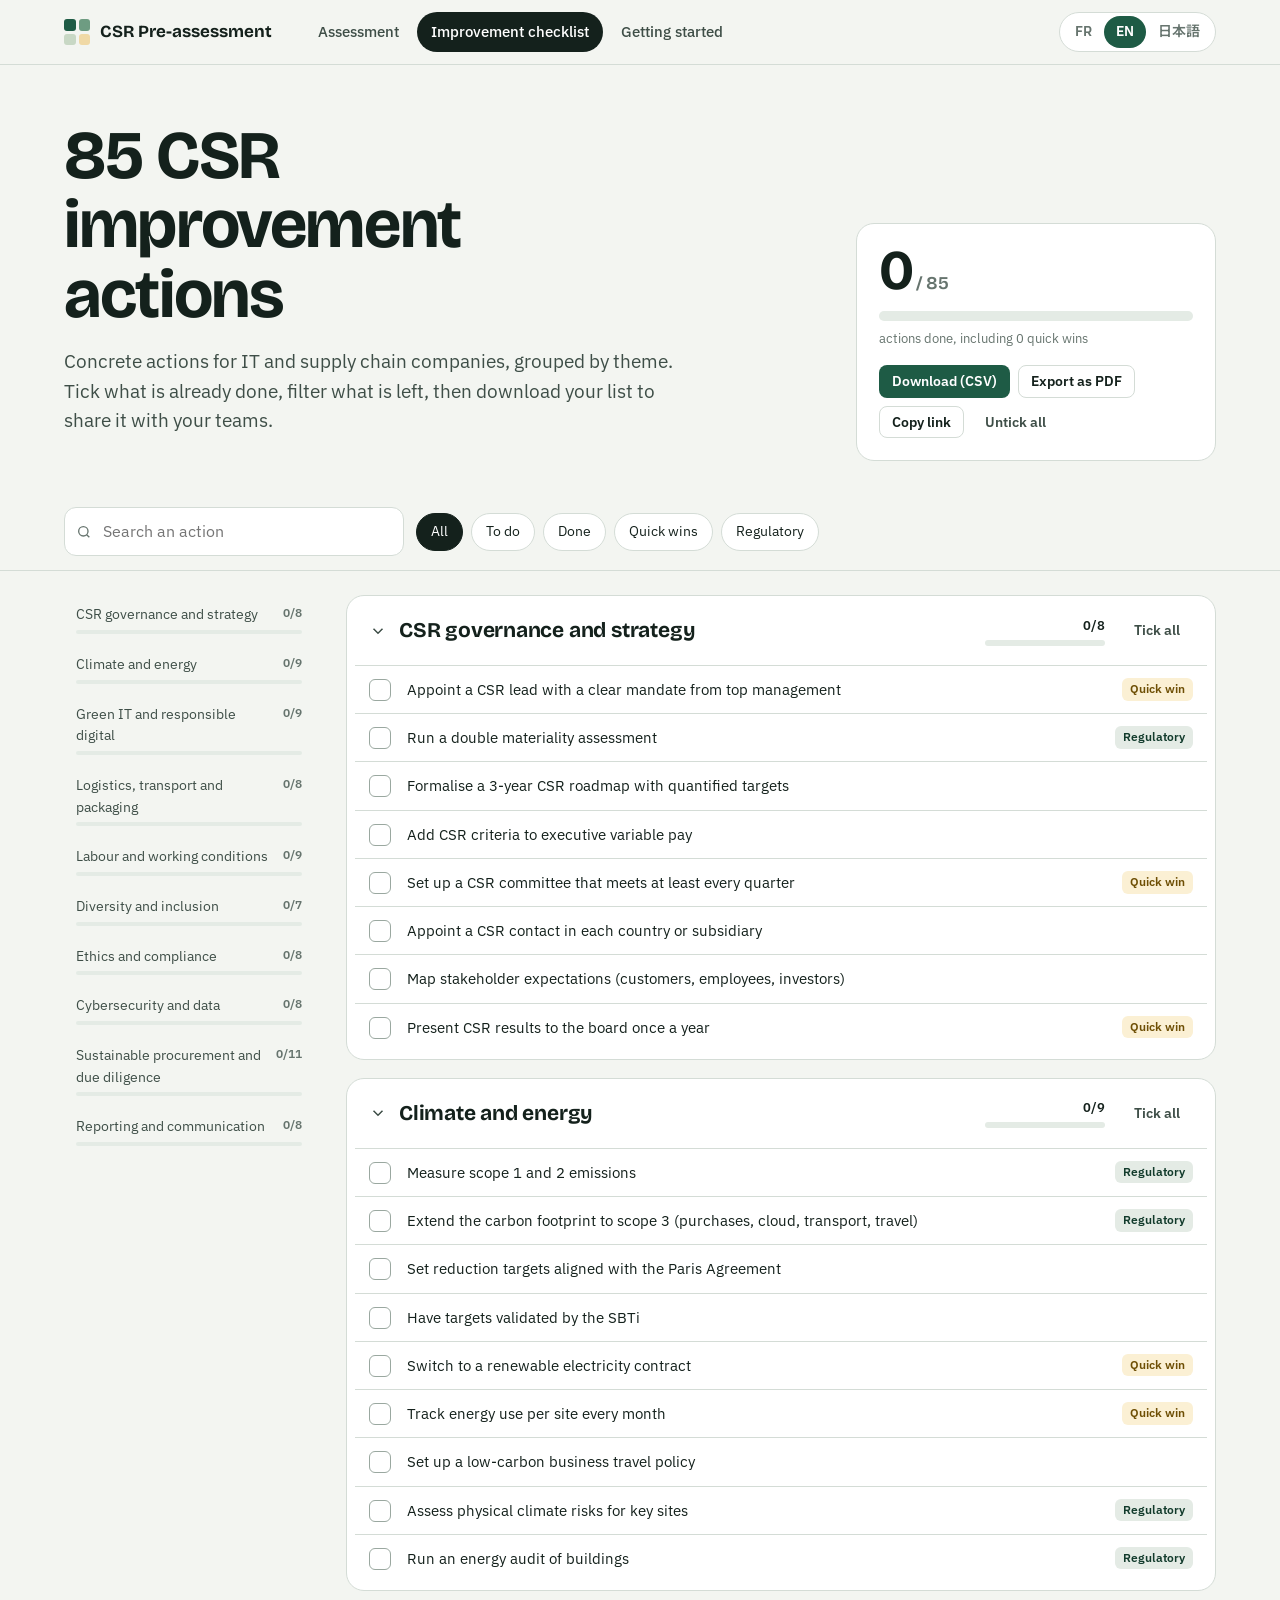
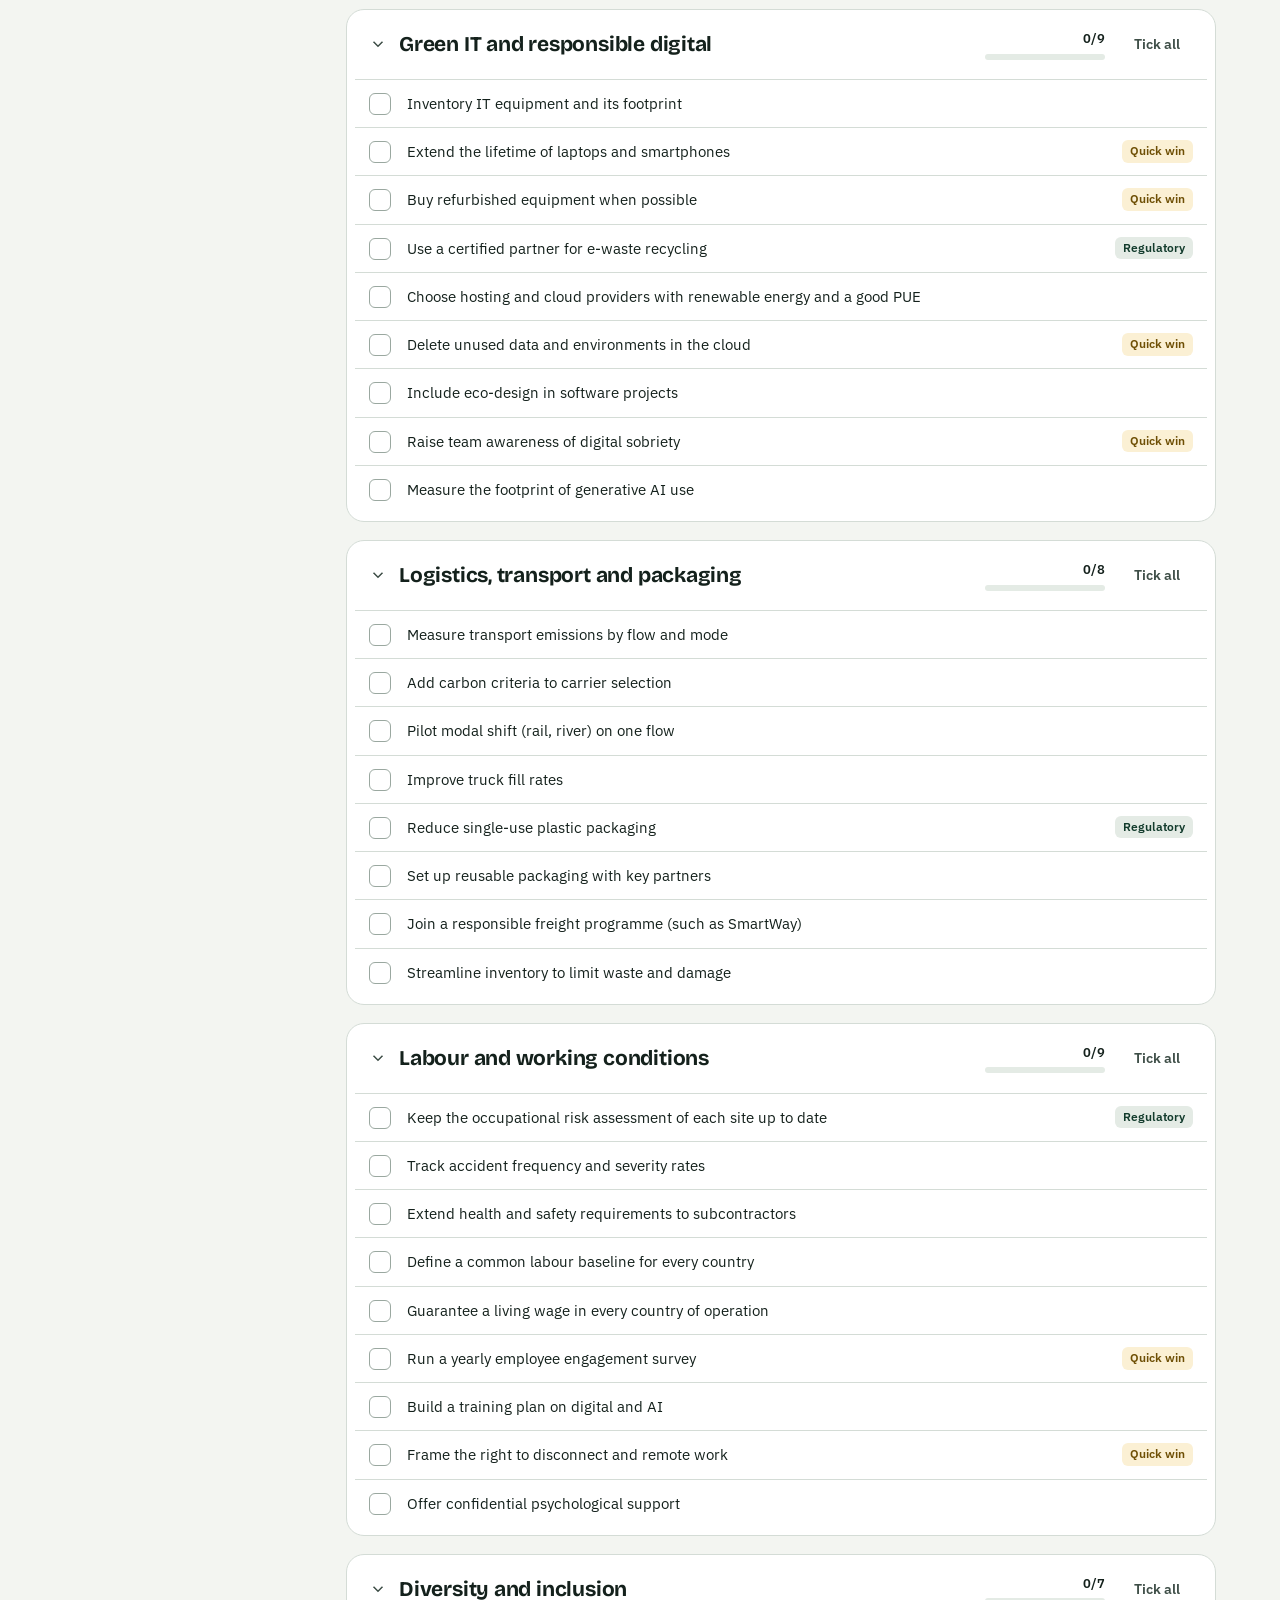
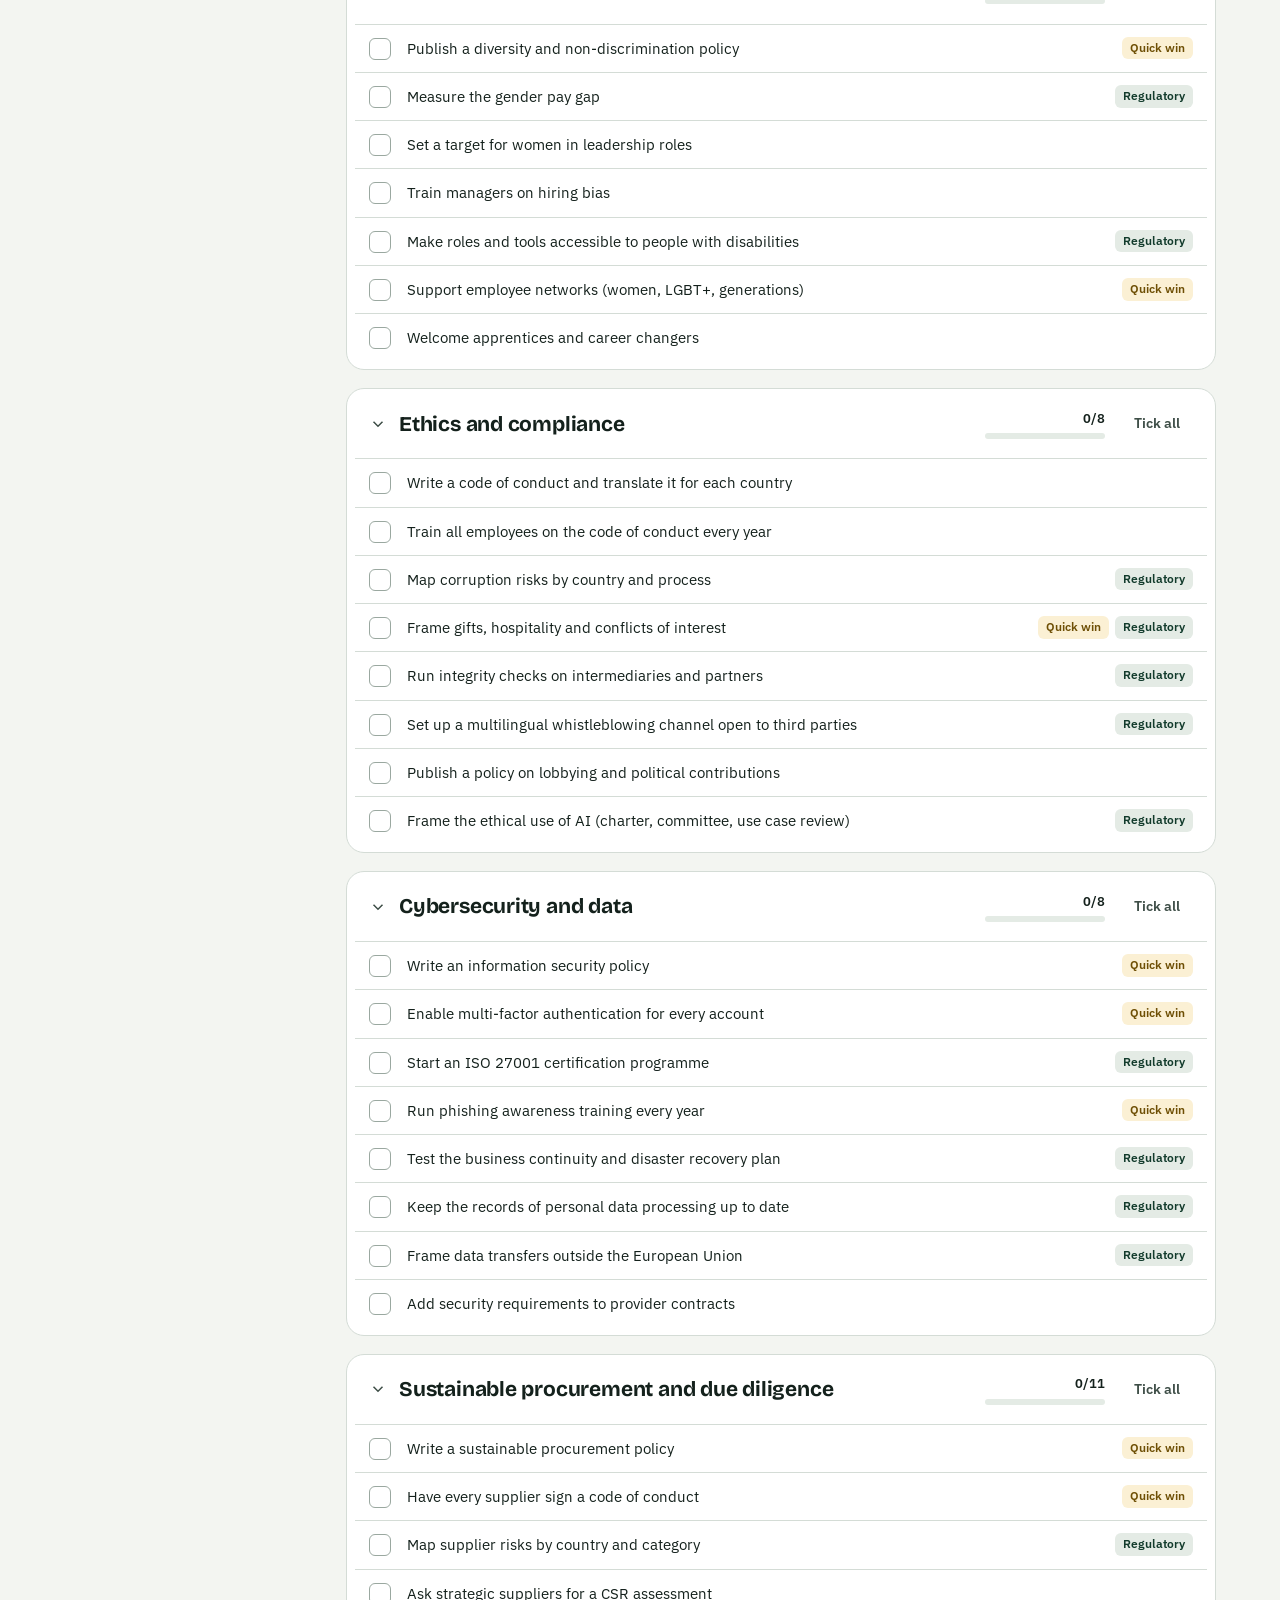
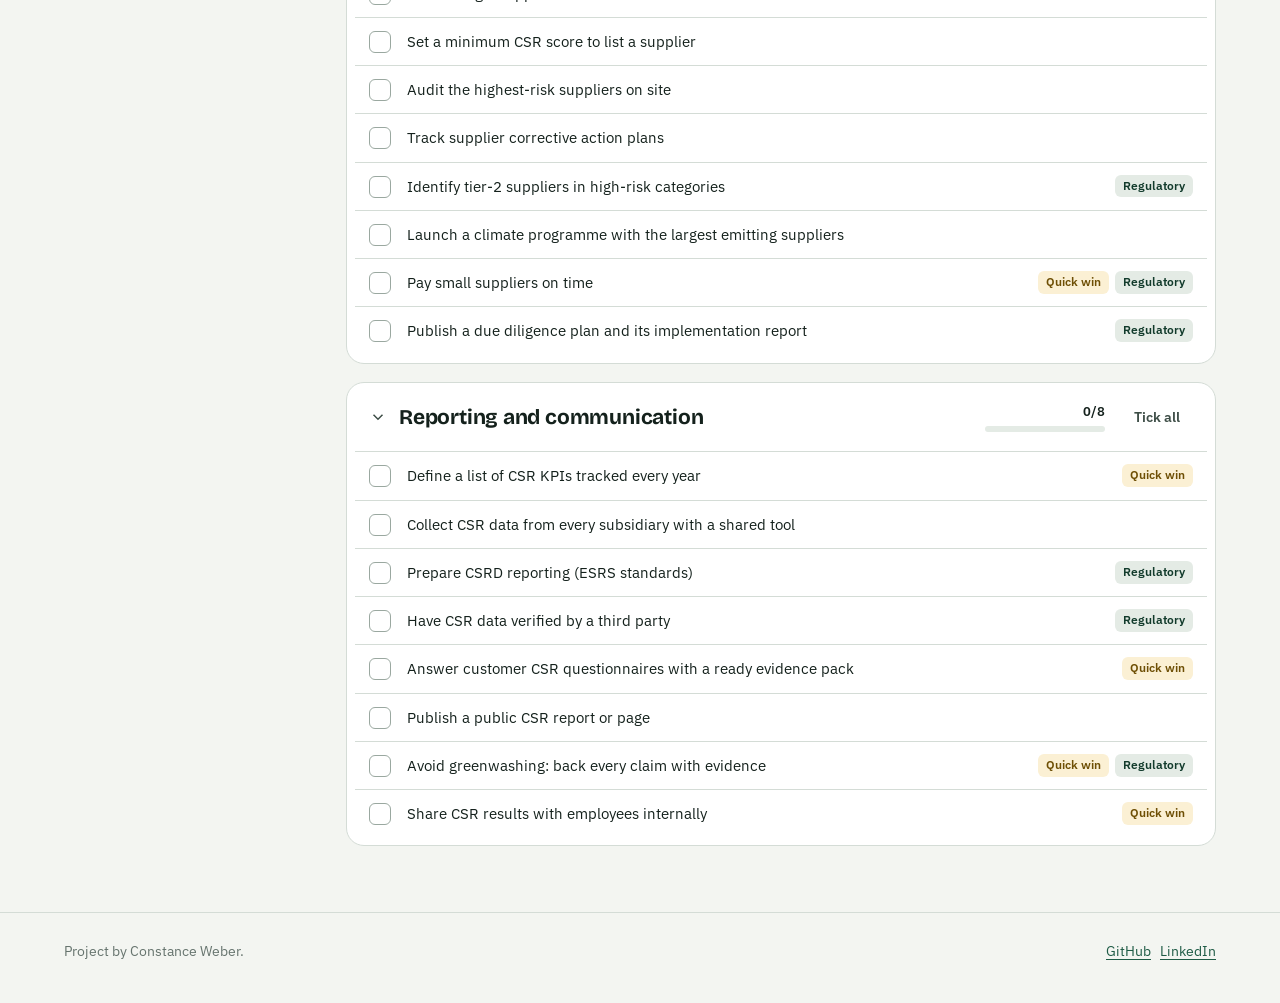
<file: docs/checklist.html>
<!DOCTYPE html>
<html lang="fr">
<head>
<meta charset="utf-8">
<meta name="viewport" content="width=device-width, initial-scale=1">
<title>Axes d'amélioration RSE · IT et supply chain</title>
<meta name="description" content="85 actions RSE concrètes classées par thème, à cocher et à télécharger.">
<link rel="icon" href="data:image/svg+xml,%3Csvg xmlns='http://www.w3.org/2000/svg' viewBox='0 0 100 100'%3E%3Crect x='4' y='4' width='44' height='44' rx='8' fill='%231E5B45'/%3E%3Crect x='52' y='4' width='44' height='44' rx='8' fill='%236E9C82'/%3E%3Crect x='4' y='52' width='44' height='44' rx='8' fill='%23C8D8C5'/%3E%3Crect x='52' y='52' width='44' height='44' rx='8' fill='%23F0D9A6'/%3E%3C/svg%3E">
<link rel="preconnect" href="https://fonts.googleapis.com">
<link rel="preconnect" href="https://fonts.gstatic.com" crossorigin>
<link href="https://fonts.googleapis.com/css2?family=Bricolage+Grotesque:opsz,wght@12..96,600;12..96,700&family=IBM+Plex+Sans:wght@400;500;600&family=Noto+Sans+JP:wght@400;500;700&display=swap" rel="stylesheet">
<link rel="stylesheet" href="style.css">
<link rel="stylesheet" href="report.css">
<style>
  .hero-row { display: grid; grid-template-columns: minmax(0, 1fr) 360px; gap: 40px; align-items: end; }
  .tally { background: var(--surface); border: 1px solid var(--line); border-radius: var(--r-lg); padding: 22px; }
  .tally-num { font-family: var(--display); font-weight: 700; font-size: 56px; line-height: .9; letter-spacing: -0.03em; }
  .tally-num small { font-size: 18px; color: var(--muted); font-weight: 600; letter-spacing: 0; }
  .tally .meter { margin: 14px 0 8px; height: 10px; }
  .tally-split { display: flex; gap: 16px; font-size: 13px; color: var(--muted); }

  .toolbar {
    position: sticky; top: 64px; z-index: 10; background: rgba(243, 245, 241, .95); backdrop-filter: blur(6px);
    padding: 14px 0; border-bottom: 1px solid var(--line); margin-bottom: 24px;
  }
  .toolbar .wrap { display: flex; gap: 12px; align-items: center; flex-wrap: wrap; }
  .search { position: relative; flex: 1 1 240px; max-width: 340px; }
  .search input { padding-left: 38px; }
  .search svg { position: absolute; left: 12px; top: 50%; transform: translateY(-50%); pointer-events: none; }
  .tally-actions { display: flex; flex-wrap: wrap; gap: 8px; margin-top: 16px; }

  .cl-layout { display: grid; grid-template-columns: 250px minmax(0, 1fr); gap: 32px; align-items: start; }
  .toc { position: sticky; top: 150px; list-style: none; margin: 0; padding: 0; display: grid; gap: 2px; }
  .toc a { display: grid; grid-template-columns: 1fr auto; gap: 4px 10px; padding: 9px 12px; border-radius: var(--r-sm); text-decoration: none; color: var(--ink-2); font-size: 14px; }
  .toc a:hover { background: var(--mist); }
  .toc .n { font-size: 12px; color: var(--muted); font-weight: 600; }
  .toc .meter { grid-column: 1 / -1; height: 4px; }

  .cat { background: var(--surface); border: 1px solid var(--line); border-radius: var(--r-lg); margin-bottom: 18px; scroll-margin-top: 150px; overflow: hidden; }
  .cat-head { display: grid; grid-template-columns: 1fr auto auto; gap: 16px; align-items: center; padding: 18px 22px; }
  .cat-toggle { display: flex; align-items: center; gap: 12px; border: 0; background: none; padding: 0; cursor: pointer; text-align: left; }
  .cat-toggle h2 { font-family: var(--display); font-size: 21px; margin: 0; letter-spacing: -0.01em; }
  .chev { transition: transform .2s; flex: none; }
  .cat[data-open="false"] .chev { transform: rotate(-90deg); }
  .cat[data-open="false"] .items { display: none; }
  .cat-progress { display: grid; gap: 4px; justify-items: end; min-width: 120px; }
  .cat-progress span { font-size: 13px; font-weight: 600; }
  .cat-progress .meter { width: 120px; height: 6px; }
  .items { list-style: none; margin: 0; padding: 0 8px 8px; }
  .item { border-top: 1px solid var(--line); }
  .item label { display: grid; grid-template-columns: 26px 1fr auto; gap: 12px; align-items: start; padding: 12px 14px; cursor: pointer; border-radius: var(--r-sm); }
  .item label:hover { background: var(--paper); }
  .item input { appearance: none; width: 22px; height: 22px; border: 1.5px solid #9AA8A0; border-radius: 6px; margin: 1px 0 0; display: grid; place-items: center; cursor: pointer; background: var(--surface); }
  .item input:checked { background: var(--pine); border-color: var(--pine); }
  .item input:checked::after { content: ""; width: 6px; height: 11px; border: solid #fff; border-width: 0 2.5px 2.5px 0; transform: rotate(45deg) translate(-1px, -1px); }
  .item .txt { font-size: 15px; }
  .item input:checked + .txt { color: var(--muted); text-decoration: line-through; text-decoration-color: rgba(102, 116, 110, .6); }
  .item .tags { display: flex; gap: 6px; flex-wrap: wrap; justify-content: flex-end; }
  .empty-state { text-align: center; padding: 48px 20px; color: var(--muted); }

  @media (max-width: 900px) {
    .cl-layout { grid-template-columns: minmax(0, 1fr); }
    .toc { display: none; }
    .hero-row { grid-template-columns: 1fr; }
  }
  @media (max-width: 560px) {
    .cat-head { grid-template-columns: 1fr; gap: 10px; }
    .cat-progress { justify-items: start; }
    .item label { grid-template-columns: 26px 1fr; }
    .item .tags { grid-column: 2; justify-content: flex-start; }
    .toolbar { position: static; }
  }
  @media print {
    .toolbar, .toc, .cat-head .btn, .toast, .tally-actions { display: none !important; }
    .cl-layout { display: block; }
    .cat { border: 0; margin-bottom: 12px; break-inside: avoid-page; }
    .cat[data-open="false"] .items { display: block; }
    .chev { display: none; }
    .item label { padding: 4px 0; }
    .item input { width: 14px; height: 14px; }
    .item input:checked::after { width: 4px; height: 8px; }
  }
</style>
</head>
<body class="has-report">
<nav class="nav" aria-label="Main">
  <div class="wrap">
    <a class="brand" href="index.html"><span class="brand-mark" aria-hidden="true"><span></span><span></span><span></span><span></span></span><span id="brandName"></span></a>
    <div class="nav-links">
      <a href="index.html" id="navDiag"></a>
      <a href="checklist.html" aria-current="page" id="navCheck"></a>
      <a href="guide.html" id="navGuide"></a>
    </div>
    <div class="lang" role="group" aria-label="Langue / Language / 言語">
      <button type="button" data-lang="fr">FR</button>
      <button type="button" data-lang="en">EN</button>
      <button type="button" data-lang="ja" lang="ja">日本語</button>
    </div>
  </div>
</nav>

<header class="hero">
  <div class="wrap hero-row">
    <div>
      <h1 id="title"></h1>
      <p class="lead" id="lead"></p>
    </div>
    <div class="tally" aria-live="polite">
      <div class="tally-num"><span id="doneCount">0</span><small> / <span id="totalCount">0</span></small></div>
      <div class="meter"><i id="doneBar"></i></div>
      <div class="tally-split"><span id="tallyText"></span></div>
      <div class="tally-actions">
        <button class="btn btn-primary btn-sm" type="button" id="dlCsv"></button>
        <button class="btn btn-secondary btn-sm" type="button" id="dlPdf"></button>
        <button class="btn btn-secondary btn-sm" type="button" id="share"></button>
        <button class="btn btn-quiet btn-sm" type="button" id="reset"></button>
      </div>
    </div>
  </div>
</header>

<div class="toolbar">
  <div class="wrap">
    <label class="search">
      <span class="visually-hidden" id="searchLabel"></span>
      <svg width="16" height="16" viewBox="0 0 24 24" fill="none" stroke="#66746E" stroke-width="2" aria-hidden="true"><circle cx="11" cy="11" r="7"/><path d="M20 20l-4-4"/></svg>
      <input class="input" type="search" id="search" autocomplete="off">
    </label>
    <div class="chips" id="filters" role="group"></div>
  </div>
</div>

<div class="wrap"><div class="shared-banner no-print" id="sharedBanner" hidden><span id="sharedText"></span><button class="btn btn-sm" type="button" id="sharedClose"></button></div></div>
<main class="wrap cl-layout">
  <ul class="toc" id="toc"></ul>
  <div>
    <div class="print-only">
      <h1 id="printTitle" style="font-family:var(--display);margin:0 0 4px"></h1>
      <p class="sub" id="printMeta"></p>
    </div>
    <div id="cats"></div>
  </div>
</main>

<footer class="site">
  <div class="wrap">
    <span id="footerText"></span>
    <span><a href="https://github.com/constanceweber6-alt/rse-prediagnostic">GitHub</a> &nbsp; <a href="https://www.linkedin.com/in/constance-weber/">LinkedIn</a></span>
  </div>
</footer>
<div class="toast" id="toast" role="status"></div>

<script>
(() => {
  const TXT = {
    fr: {
      brand: "Pré-diagnostic RSE",
      navDiag: "Diagnostic",
      navCheck: "Axes d'amélioration",
      navGuide: "Bien démarrer",
      title: (n) => `${n} axes d'amélioration RSE`,
      lead: "Des actions concrètes pour les entreprises IT et supply chain, classées par thème. Cochez ce qui est déjà fait, filtrez ce qu'il reste, puis téléchargez votre liste pour la partager avec vos équipes.",
      tally: (d, q) => `actions faites, dont ${q} actions rapides`,
      search: "Rechercher une action",
      filters: { all: "Toutes", todo: "À faire", done: "Faites", quick: "Actions rapides", reg: "Réglementaire" },
      csv: "Télécharger (CSV)",
      pdf: "Exporter en PDF",
      reset: "Tout décocher",
      resetConfirm: "Décocher toutes les actions ?",
      checkAll: "Tout cocher",
      uncheckAll: "Tout décocher",
      quick: "Action rapide",
      reg: "Réglementaire",
      none: "Aucune action ne correspond à ce filtre.",
      saved: "Liste téléchargée",
      cleared: "Toutes les actions ont été décochées",
      rpTool: "Pré-diagnostic RSE", rpTitle: "Avancement du plan d'amélioration RSE", rpDone: (d, t) => `${d} actions faites sur ${t}`,
      rpByCat: "Avancement par thème", rpQuick: "Actions rapides à lancer ensuite", rpNoQuick: "Toutes les actions rapides sont faites.",
      rpTodo: "Actions restantes", rpTodoSub: "Classées par thème. Les actions déjà faites ne sont pas reprises.", rpLeft: (n) => `${n} à faire`,
      rpAllDone: "Toutes les actions sont faites.", rpMade: "Outil gratuit : constanceweber6-alt.github.io/rse-prediagnostic",
      footer: "Projet réalisé par Constance Weber.",
      csvHead: ["Thème", "Action", "Statut", "Action rapide", "Réglementaire"],
      statusDone: "Fait",
      statusTodo: "À faire",
      yes: "Oui",
      printMeta: (d, t, date) => `${d} actions faites sur ${t}, au ${date}`,
      file: "axes-amelioration-rse.csv",
      locale: "fr-FR",
      share: "Copier le lien",
      shareCopied: "Lien copié. Il contient les actions cochées.",
      sharePrompt: "Copiez ce lien :",
      sharedText: "Liste ouverte depuis un lien partagé. Vos modifications restent sur cet appareil.",
      sharedClose: "Compris",
      sharedInvalid: "Ce lien de partage est invalide.",
      loadError: "La liste n'a pas pu être chargée. Rechargez la page.",
    },
    en: {
      brand: "CSR Pre-assessment",
      navDiag: "Assessment",
      navCheck: "Improvement checklist",
      navGuide: "Getting started",
      title: (n) => `${n} CSR improvement actions`,
      lead: "Concrete actions for IT and supply chain companies, grouped by theme. Tick what is already done, filter what is left, then download your list to share it with your teams.",
      tally: (d, q) => `actions done, including ${q} quick wins`,
      search: "Search an action",
      filters: { all: "All", todo: "To do", done: "Done", quick: "Quick wins", reg: "Regulatory" },
      csv: "Download (CSV)",
      pdf: "Export as PDF",
      reset: "Untick all",
      resetConfirm: "Untick every action?",
      checkAll: "Tick all",
      uncheckAll: "Untick all",
      quick: "Quick win",
      reg: "Regulatory",
      none: "No action matches this filter.",
      saved: "List downloaded",
      cleared: "Every action has been unticked",
      rpTool: "CSR pre-assessment", rpTitle: "CSR improvement plan progress", rpDone: (d, t) => `${d} of ${t} actions done`,
      rpByCat: "Progress by theme", rpQuick: "Quick wins to start next", rpNoQuick: "All quick wins are done.",
      rpTodo: "Remaining actions", rpTodoSub: "Grouped by theme. Actions already done are not listed.", rpLeft: (n) => `${n} to do`,
      rpAllDone: "All actions are done.", rpMade: "Free tool: constanceweber6-alt.github.io/rse-prediagnostic",
      footer: "Project by Constance Weber.",
      csvHead: ["Theme", "Action", "Status", "Quick win", "Regulatory"],
      statusDone: "Done",
      statusTodo: "To do",
      yes: "Yes",
      printMeta: (d, t, date) => `${d} of ${t} actions done, as of ${date}`,
      file: "csr-improvement-actions.csv",
      locale: "en-GB",
      share: "Copy link",
      shareCopied: "Link copied. It includes the ticked actions.",
      sharePrompt: "Copy this link:",
      sharedText: "List opened from a shared link. Your changes stay on this device.",
      sharedClose: "Got it",
      sharedInvalid: "This shared link is invalid.",
      loadError: "The list could not be loaded. Reload the page.",
    },
    ja: {
      brand: "CSR事前診断",
      navDiag: "診断",
      navCheck: "改善チェックリスト",
      navGuide: "はじめに",
      title: (n) => `CSR改善のための${n}の取り組み`,
      lead: "IT・サプライチェーン企業向けの具体的な取り組みを、テーマ別にまとめました。実施済みの項目にチェックを入れ、残りを絞り込み、リストをダウンロードしてチームと共有できます。",
      tally: (d, q) => `件が実施済み（うち、すぐに着手可能なもの${q}件）`,
      search: "取り組みを検索",
      filters: { all: "すべて", todo: "未実施", done: "実施済み", quick: "すぐに着手可能", reg: "規制関連" },
      csv: "ダウンロード（CSV）",
      pdf: "PDFで出力",
      reset: "すべてのチェックを外す",
      resetConfirm: "すべてのチェックを外しますか？",
      checkAll: "すべてチェック",
      uncheckAll: "すべて外す",
      quick: "すぐに着手可能",
      reg: "規制関連",
      none: "条件に合う取り組みはありません。",
      saved: "リストをダウンロードしました",
      cleared: "すべてのチェックを外しました",
      rpTool: "CSR簡易診断", rpTitle: "CSR改善計画の進捗", rpDone: (d, t) => `${t}件中${d}件を実施済み`,
      rpByCat: "テーマ別の進捗", rpQuick: "次に着手したいクイックウィン", rpNoQuick: "クイックウィンはすべて実施済みです。",
      rpTodo: "未実施の取り組み", rpTodoSub: "テーマ別に掲載しています。実施済みの項目は含みません。", rpLeft: (n) => `残り${n}件`,
      rpAllDone: "すべての取り組みが実施済みです。", rpMade: "無料ツール：constanceweber6-alt.github.io/rse-prediagnostic",
      footer: "制作：コンスタンス・ウェベール",
      csvHead: ["テーマ", "取り組み", "状況", "すぐに着手可能", "規制関連"],
      statusDone: "実施済み",
      statusTodo: "未実施",
      yes: "はい",
      printMeta: (d, t, date) => `${date}時点で${t}件中${d}件を実施済み`,
      file: "csr-improvement-actions-ja.csv",
      locale: "ja-JP",
      share: "リンクをコピー",
      shareCopied: "リンクをコピーしました。チェック済みの項目が含まれます。",
      sharePrompt: "このリンクをコピーしてください：",
      sharedText: "共有リンクからリストを開きました。変更内容はこの端末にのみ保存されます。",
      sharedClose: "閉じる",
      sharedInvalid: "この共有リンクは無効です。",
      loadError: "リストを読み込めませんでした。ページを再読み込みしてください。",
    },
  };
  const STORE = "csr-checklist-v1", LANG_KEY = "csr-lang";
  const $ = (id) => document.getElementById(id);
  const esc = (s) => String(s).replace(/[&<>"']/g, (c) => ({ "&":"&amp;","<":"&lt;",">":"&gt;",'"':"&quot;","'":"&#39;" }[c]));
  const norm = (s) => s.toLowerCase().normalize("NFD").replace(/[̀-ͯ]/g, "");

  let CATS = [];
  let state = { done: {}, closed: {} };
  let lang = "fr", filter = "all", query = "";

  try {
    const saved = JSON.parse(localStorage.getItem(STORE) || "null");
    if (saved) state = { ...state, ...saved };
    const nav = (navigator.language || "fr").toLowerCase();
    lang = localStorage.getItem(LANG_KEY) || (nav.startsWith("fr") ? "fr" : nav.startsWith("ja") ? "ja" : "en");
  } catch (e) {}
  const save = () => { try { localStorage.setItem(STORE, JSON.stringify(state)); localStorage.setItem(LANG_KEY, lang); } catch (e) {} };
  const X = (k) => TXT[lang][k];

  let toastTimer;
  function toast(msg) {
    const t = $("toast"); t.textContent = msg; t.classList.add("show");
    clearTimeout(toastTimer); toastTimer = setTimeout(() => t.classList.remove("show"), 2200);
  }

  // Share link: ticked actions are stored as a bit field in the URL (#c=...), no server.
  function allItems() { return CATS.flatMap((c) => c.items); }
  function shareUrl() {
    const items = allItems(), bytes = new Uint8Array(Math.ceil(items.length / 8));
    items.forEach((it, i) => { if (state.done[it.id]) bytes[i >> 3] |= 1 << (i & 7); });
    const b64 = btoa(String.fromCharCode(...bytes)).replace(/\+/g, "-").replace(/\//g, "_").replace(/=+$/, "");
    return location.origin + location.pathname + "#c=1." + b64;
  }
  function readShared() {
    if (!location.hash.startsWith("#c=1.")) return location.hash.startsWith("#c=") ? false : null;
    try {
      const raw = atob(location.hash.slice(5).replace(/-/g, "+").replace(/_/g, "/"));
      const items = allItems();
      if (raw.length !== Math.ceil(items.length / 8)) return false;
      const done = {};
      items.forEach((it, i) => { if (raw.charCodeAt(i >> 3) & (1 << (i & 7))) done[it.id] = true; });
      return done;
    } catch (e) { return false; }
  }
  async function copyShare() {
    const url = shareUrl();
    try { await navigator.clipboard.writeText(url); toast(X("shareCopied")); }
    catch (e) { window.prompt(X("sharePrompt"), url); }
  }

  function visible(item) {
    const isDone = !!state.done[item.id];
    if (filter === "todo" && isDone) return false;
    if (filter === "done" && !isDone) return false;
    if (filter === "quick" && !item.tags.includes("quick")) return false;
    if (filter === "reg" && !item.tags.includes("reg")) return false;
    if (query && !norm(item.label[lang]).includes(norm(query))) return false;
    return true;
  }

  function renderStatic() {
    document.documentElement.lang = lang;
    const n = CATS.reduce((s, c) => s + c.items.length, 0);
    document.title = X("title")(n);
    document.querySelectorAll(".lang button").forEach((b) => { const on = b.dataset.lang === lang; b.classList.toggle("on", on); b.setAttribute("aria-pressed", on); });
    $("brandName").textContent = X("brand");
    $("navDiag").textContent = X("navDiag");
    $("navCheck").textContent = X("navCheck");
    $("navGuide").textContent = X("navGuide");
    $("title").textContent = X("title")(n);
    $("lead").textContent = X("lead");
    $("searchLabel").textContent = X("search");
    $("search").placeholder = X("search");
    $("dlCsv").textContent = X("csv");
    $("dlPdf").textContent = X("pdf");
    $("reset").textContent = X("reset");
    $("share").textContent = X("share");
    $("sharedText").textContent = X("sharedText");
    $("sharedClose").textContent = X("sharedClose");
    $("footerText").textContent = X("footer");
    $("printTitle").textContent = X("title")(n);
    $("filters").innerHTML = Object.entries(X("filters")).map(([k, v]) =>
      `<button type="button" class="chip btn-sm" data-filter="${k}" aria-pressed="${filter === k}">${esc(v)}</button>`).join("");
  }

  function renderTally() {
    const all = CATS.flatMap((c) => c.items);
    const done = all.filter((i) => state.done[i.id]);
    const quick = done.filter((i) => i.tags.includes("quick")).length;
    $("doneCount").textContent = done.length;
    $("totalCount").textContent = all.length;
    $("doneBar").style.width = (100 * done.length / all.length) + "%";
    $("tallyText").textContent = X("tally")(done.length, quick);
    const date = new Date().toLocaleDateString(X("locale"));
    $("printMeta").textContent = X("printMeta")(done.length, all.length, date);
    $("toc").innerHTML = CATS.map((c) => {
      const d = c.items.filter((i) => state.done[i.id]).length;
      return `<li><a href="#cat-${c.id}"><span>${esc(c.name[lang])}</span><span class="n">${d}/${c.items.length}</span><span class="meter"><i style="width:${100 * d / c.items.length}%"></i></span></a></li>`;
    }).join("");
    for (const c of CATS) {
      const d = c.items.filter((i) => state.done[i.id]).length;
      const head = $("cat-" + c.id);
      if (!head) continue;
      head.querySelector(".cat-progress span").textContent = `${d}/${c.items.length}`;
      head.querySelector(".cat-progress i").style.width = (100 * d / c.items.length) + "%";
      head.querySelector("[data-all]").textContent = d === c.items.length ? X("uncheckAll") : X("checkAll");
    }
  }

  function renderCats() {
    const html = CATS.map((c) => {
      const items = c.items.filter(visible);
      if (!items.length) return "";
      const open = !state.closed[c.id] || query !== "";
      const rows = items.map((i) => {
        const tags = [
          i.tags.includes("quick") ? `<span class="tag tag-quick">${esc(X("quick"))}</span>` : "",
          i.tags.includes("reg") ? `<span class="tag tag-reg">${esc(X("reg"))}</span>` : "",
        ].join("");
        return `<li class="item"><label><input type="checkbox" data-id="${i.id}" ${state.done[i.id] ? "checked" : ""}><span class="txt">${esc(i.label[lang])}</span><span class="tags">${tags}</span></label></li>`;
      }).join("");
      return `<section class="cat" id="cat-${c.id}" data-open="${open}">
        <div class="cat-head">
          <button type="button" class="cat-toggle" data-toggle="${c.id}" aria-expanded="${open}" aria-controls="items-${c.id}">
            <svg class="chev" width="18" height="18" viewBox="0 0 24 24" fill="none" stroke="#3E4E47" stroke-width="2" aria-hidden="true"><path d="M6 9l6 6 6-6"/></svg>
            <h2>${esc(c.name[lang])}</h2>
          </button>
          <div class="cat-progress"><span></span><div class="meter"><i></i></div></div>
          <button type="button" class="btn btn-quiet btn-sm" data-all="${c.id}"></button>
        </div>
        <ul class="items" id="items-${c.id}">${rows}</ul>
      </section>`;
    }).join("");
    $("cats").innerHTML = html || `<div class="empty-state">${esc(X("none"))}</div>`;
    renderTally();
  }

  function renderAll() { renderStatic(); renderCats(); }

  function downloadCsv() {
    const q = (s) => `"${String(s).replace(/"/g, '""')}"`;
    const rows = [X("csvHead").map(q).join(";")];
    for (const c of CATS) for (const i of c.items) {
      rows.push([c.name[lang], i.label[lang], state.done[i.id] ? X("statusDone") : X("statusTodo"),
        i.tags.includes("quick") ? X("yes") : "", i.tags.includes("reg") ? X("yes") : ""].map(q).join(";"));
    }
    const blob = new Blob(["﻿" + rows.join("\r\n")], { type: "text/csv;charset=utf-8" });
    const a = document.createElement("a");
    a.href = URL.createObjectURL(blob); a.download = X("file");
    document.body.appendChild(a); a.click(); a.remove();
    setTimeout(() => URL.revokeObjectURL(a.href), 1000);
    toast(X("saved"));
  }

  // ---------- Printable report: summary page, then the remaining actions ----------
  function buildReport() {
    const all = allItems(), done = all.filter((i) => state.done[i.id]);
    const date = new Date().toLocaleDateString(X("locale"), { day: "numeric", month: "long", year: "numeric" });
    const pct = all.length ? Math.round(done.length / all.length * 100) : 0;
    const top = `<div class="rp-top"><b>${esc(X("rpTool"))}</b><span>${esc(date)}</span></div>`;
    const quick = all.filter((i) => i.tags.includes("quick") && !state.done[i.id]).slice(0, 6);
    const catOf = (item) => CATS.find((c) => c.items.includes(item));
    const page1 = `<section class="rp-page">
      ${top}
      <h1 class="rp-title">${esc(X("rpTitle"))}</h1>
      <div class="rp-verdict" style="background:var(--paper);grid-template-columns:42mm minmax(0,1fr)">
        <div class="rp-score">${pct}<small>%</small></div>
        <div><p style="font-weight:600;margin-bottom:3mm">${esc(X("rpDone")(done.length, all.length))}</p>
          <div class="rp-bar" style="margin:0"><div class="track" style="background:var(--mist)"><i style="width:${Math.max(1, pct)}%;background:var(--pine)"></i></div></div></div>
      </div>
      <div class="rp-section"><p class="rp-h3">${esc(X("rpByCat"))}</p>
        <div class="rp-prog">${CATS.map((c) => {
          const d = c.items.filter((i) => state.done[i.id]).length, p = Math.round(d / c.items.length * 100);
          return `<span>${esc(c.name[lang])}</span><div class="track" style="background:var(--mist)"><i style="width:${Math.max(1, p)}%;background:var(--pine)"></i></div><b>${d}/${c.items.length}</b>`;
        }).join("")}</div>
      </div>
      <div class="rp-section"><p class="rp-h3">${esc(X("rpQuick"))}</p>
        ${quick.length ? `<ul class="rp-todo">${quick.map((i) => `<li><span>${esc(i.label[lang])} <span class="rp-fine" style="display:inline">(${esc(catOf(i).name[lang])})</span></span></li>`).join("")}</ul>` : `<p class="rp-empty">${esc(X("rpNoQuick"))}</p>`}
      </div>
      <div class="rp-foot"><span>${esc(X("rpMade"))}</span><span></span></div>
    </section>`;
    const left = CATS.map((c) => ({ c, items: c.items.filter((i) => !state.done[i.id]) })).filter((x) => x.items.length);
    const flow = `<section class="rp-flow">
      ${top}
      <h2 class="rp-h2">${esc(X("rpTodo"))}</h2>
      <p class="rp-lead">${esc(X("rpTodoSub"))}</p>
      ${left.length ? `<div class="rp-columns">` + left.map(({ c, items }) => `<div class="rp-cat"><h3>${esc(c.name[lang])}<span>${esc(X("rpLeft")(items.length))}</span></h3>
        <ul class="rp-todo">${items.map((i) => `<li><span>${esc(i.label[lang])}${i.tags.includes("quick") ? ` <span class="rp-tag" style="background:var(--amber-soft);color:var(--amber-ink)">${esc(X("quick"))}</span>` : ""}</span></li>`).join("")}</ul></div>`).join("") + `</div>`
        : `<p class="rp-empty">${esc(X("rpAllDone"))}</p>`}
    </section>`;
    $("report").innerHTML = page1 + (left.length ? flow : "");
  }

  function bind() {
    document.querySelectorAll(".lang button").forEach((b) => b.addEventListener("click", () => { lang = b.dataset.lang; save(); renderAll(); }));
    $("search").addEventListener("input", (e) => { query = e.target.value.trim(); renderCats(); });
    $("filters").addEventListener("click", (e) => { const b = e.target.closest("[data-filter]"); if (!b) return; filter = b.dataset.filter; renderStatic(); renderCats(); });
    $("cats").addEventListener("change", (e) => {
      const cb = e.target.closest("input[data-id]"); if (!cb) return;
      if (cb.checked) state.done[cb.dataset.id] = true; else delete state.done[cb.dataset.id];
      save();
      if (filter === "todo" || filter === "done") renderCats(); else renderTally();
    });
    $("cats").addEventListener("click", (e) => {
      const t = e.target.closest("[data-toggle]");
      if (t) {
        const id = t.dataset.toggle, sec = $("cat-" + id), open = sec.dataset.open !== "true";
        sec.dataset.open = String(open); t.setAttribute("aria-expanded", String(open));
        if (open) delete state.closed[id]; else state.closed[id] = true;
        save(); return;
      }
      const all = e.target.closest("[data-all]");
      if (all) {
        const cat = CATS.find((c) => c.id === all.dataset.all);
        const allDone = cat.items.every((i) => state.done[i.id]);
        for (const i of cat.items) { if (allDone) delete state.done[i.id]; else state.done[i.id] = true; }
        save(); renderCats();
      }
    });
    $("dlCsv").addEventListener("click", downloadCsv);
    $("dlPdf").addEventListener("click", () => { buildReport(); window.print(); });
    window.addEventListener("beforeprint", buildReport);
    $("share").addEventListener("click", copyShare);
    $("sharedClose").addEventListener("click", () => { $("sharedBanner").hidden = true; });
    $("reset").addEventListener("click", () => {
      if (!Object.keys(state.done).length) return;
      if (!window.confirm(X("resetConfirm"))) return;
      state.done = {}; save(); renderCats(); toast(X("cleared"));
    });
  }

  fetch("checklist.json")
    .then((r) => { if (!r.ok) throw new Error(r.status); return r.json(); })
    .then((data) => {
      CATS = data; bind();
      const shared = readShared();
      if (shared) { state.done = shared; save(); $("sharedBanner").hidden = false; }
      renderAll();
      if (shared === false) toast(X("sharedInvalid"));
      if (shared !== null) history.replaceState(null, "", location.pathname + location.search);
    })
    .catch(() => { $("cats").innerHTML = `<div class="empty-state">${esc(X("loadError"))}</div>`; });
})();
</script>
<div class="report" id="report" aria-hidden="true"></div>
</body>
</html>
</file>
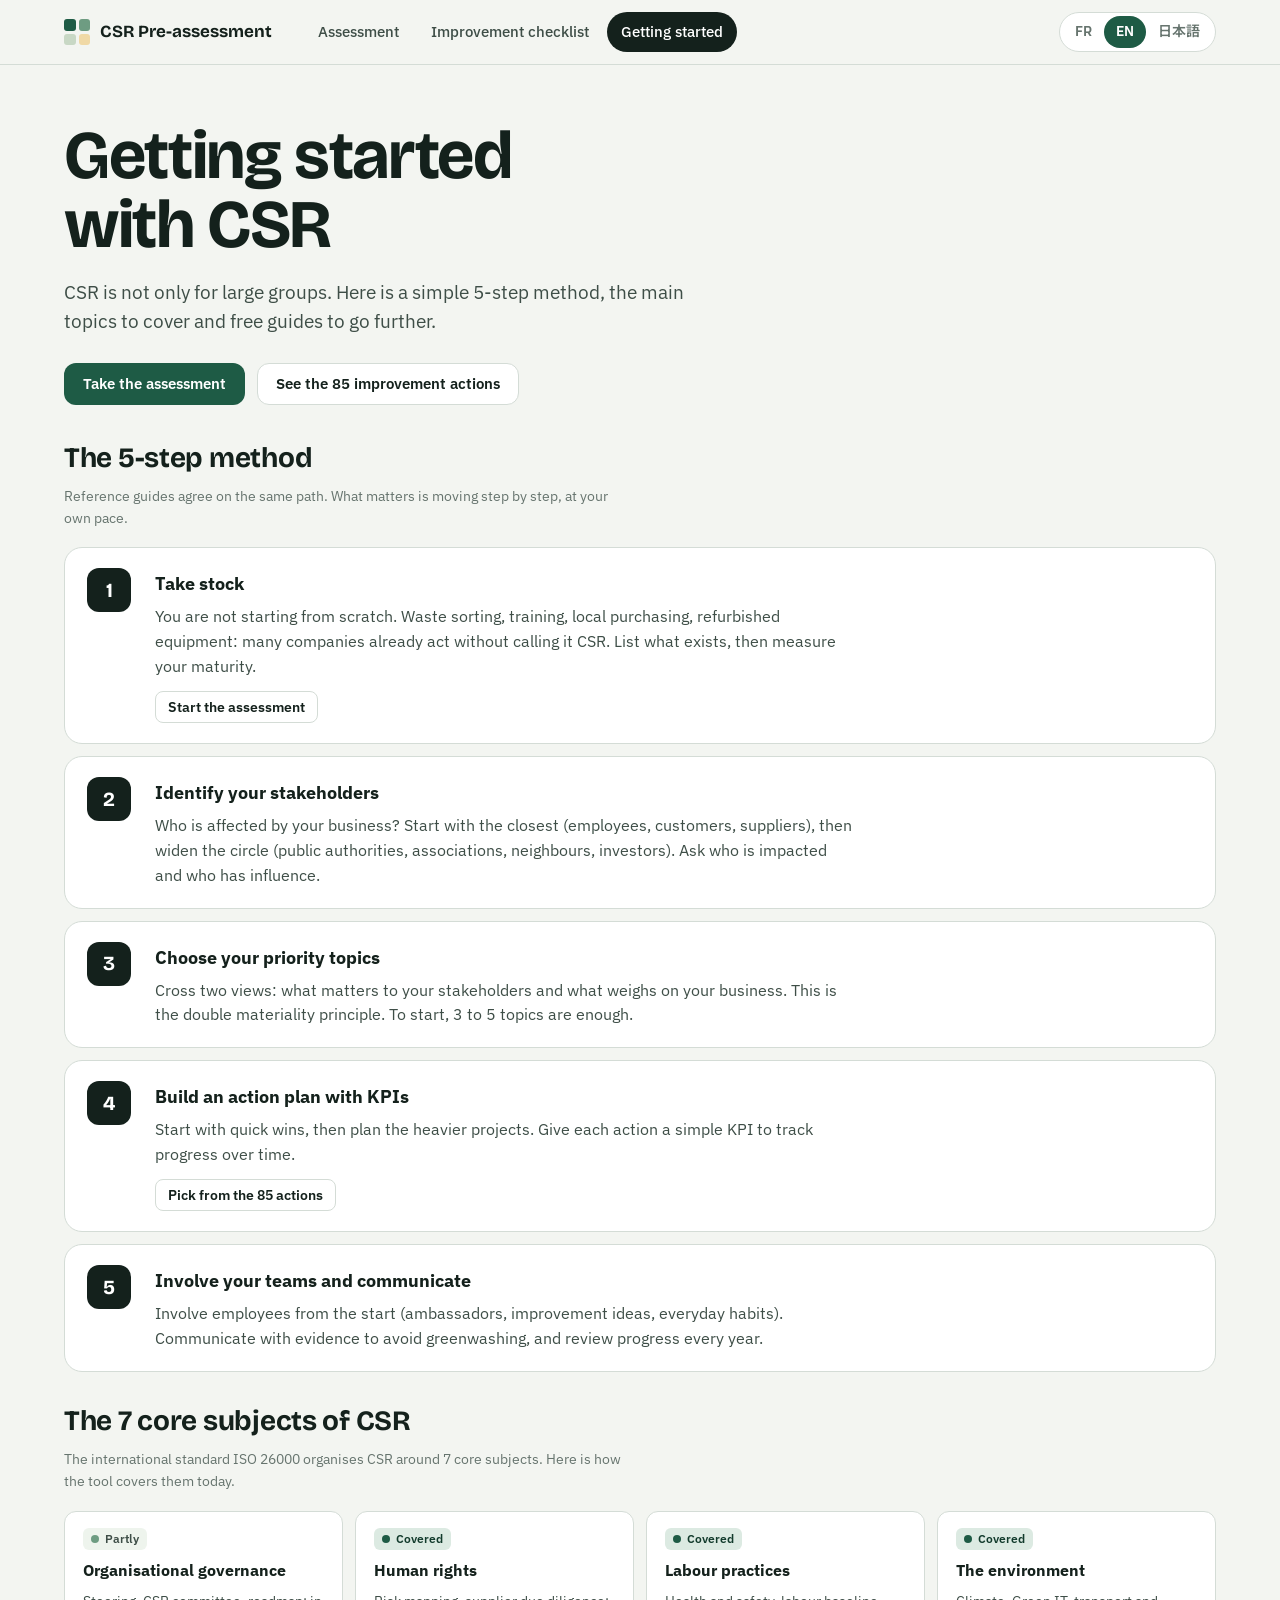
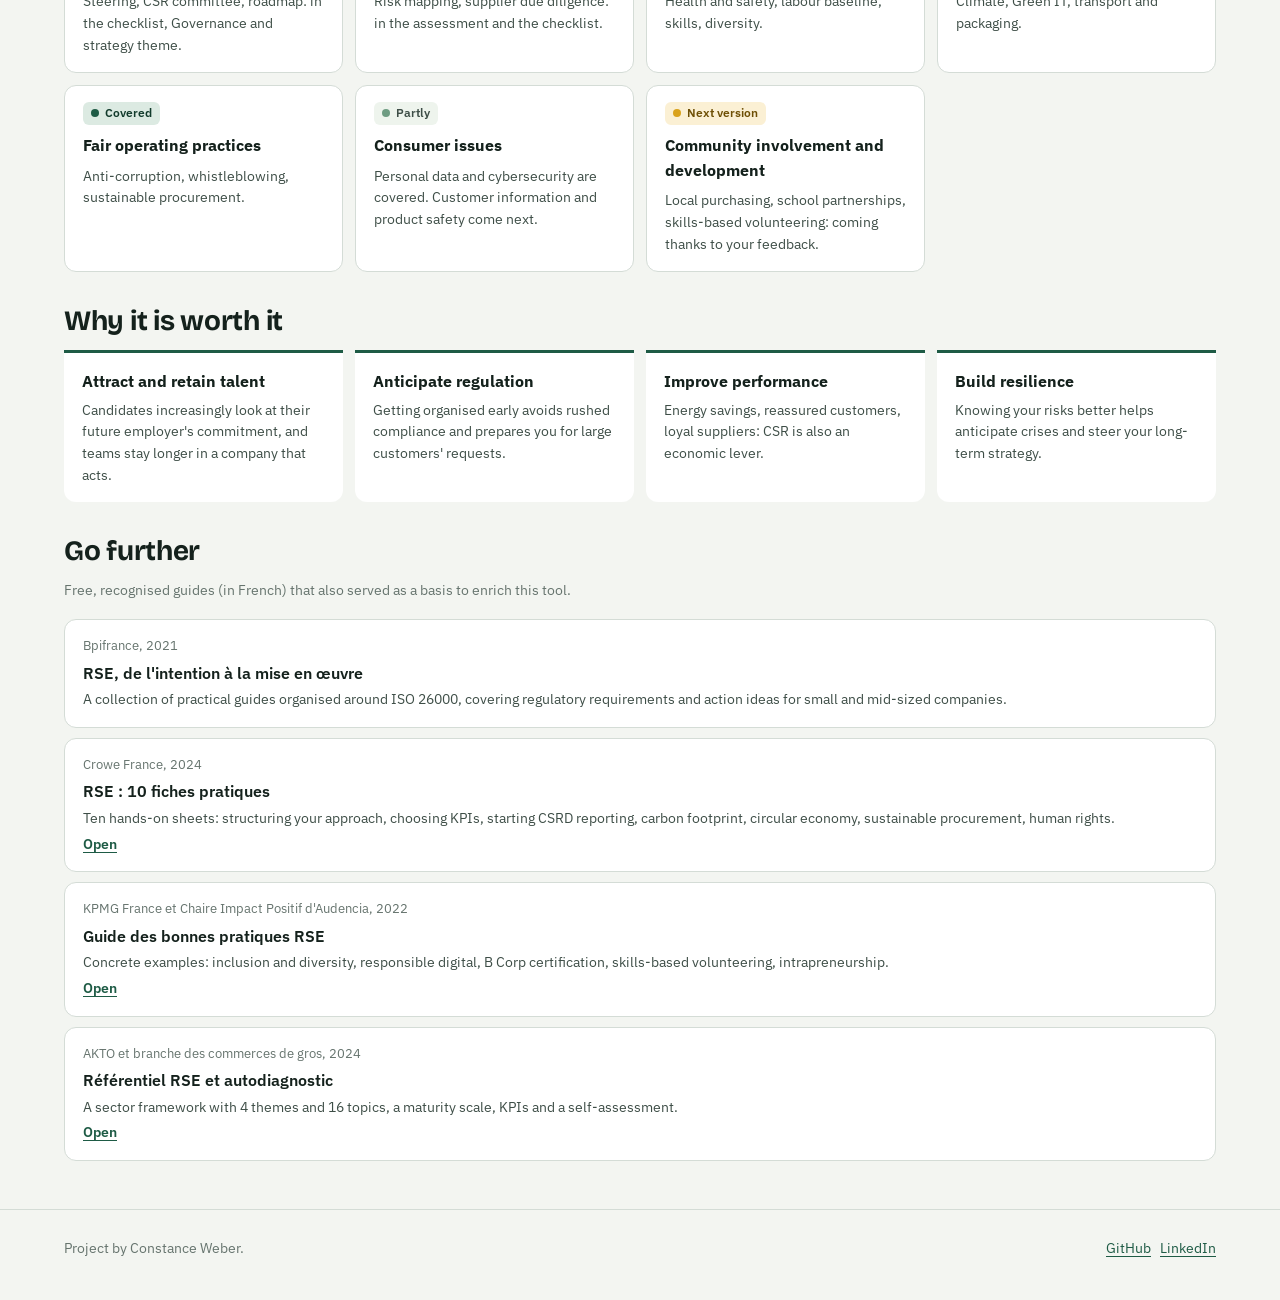
<file: docs/guide.html>
<!DOCTYPE html>
<html lang="fr">
<head>
<meta charset="utf-8">
<meta name="viewport" content="width=device-width, initial-scale=1">
<title>Bien démarrer en RSE · IT et supply chain</title>
<meta name="description" content="Les 7 questions centrales de la RSE, une méthode en 5 étapes et des guides gratuits pour démarrer.">
<link rel="icon" href="data:image/svg+xml,%3Csvg xmlns='http://www.w3.org/2000/svg' viewBox='0 0 100 100'%3E%3Crect x='4' y='4' width='44' height='44' rx='8' fill='%231E5B45'/%3E%3Crect x='52' y='4' width='44' height='44' rx='8' fill='%236E9C82'/%3E%3Crect x='4' y='52' width='44' height='44' rx='8' fill='%23C8D8C5'/%3E%3Crect x='52' y='52' width='44' height='44' rx='8' fill='%23F0D9A6'/%3E%3C/svg%3E">
<link rel="preconnect" href="https://fonts.googleapis.com">
<link rel="preconnect" href="https://fonts.gstatic.com" crossorigin>
<link href="https://fonts.googleapis.com/css2?family=Bricolage+Grotesque:opsz,wght@12..96,600;12..96,700&family=IBM+Plex+Sans:wght@400;500;600&family=Noto+Sans+JP:wght@400;500;700&display=swap" rel="stylesheet">
<link rel="stylesheet" href="style.css">
<style>
  .section { margin-bottom: 28px; }
  .section > h2 { font-family: var(--display); font-size: 28px; letter-spacing: -0.01em; margin: 0 0 6px; }
  .section > p.sub { margin-bottom: 18px; max-width: 70ch; }

  /* ISO 26000 map */
  .iso { display: grid; grid-template-columns: repeat(auto-fill, minmax(260px, 1fr)); gap: 12px; }
  .iso-card { background: var(--surface); border: 1px solid var(--line); border-radius: var(--r-md); padding: 16px 18px; display: grid; gap: 8px; align-content: start; }
  .iso-card h3 { margin: 0; font-size: 16px; }
  .iso-card p { margin: 0; font-size: 14px; color: var(--ink-2); }
  .cov { display: inline-flex; align-items: center; gap: 6px; font-size: 12px; font-weight: 600; border-radius: 6px; padding: 2px 8px; width: fit-content; }
  .cov::before { content: ""; width: 8px; height: 8px; border-radius: 50%; }
  .cov-full { background: #DCEAE2; color: var(--pine-deep); }
  .cov-full::before { background: var(--pine); }
  .cov-partial { background: #EEF4ED; color: var(--ink-2); }
  .cov-partial::before { background: var(--moss); }
  .cov-next { background: var(--amber-soft); color: var(--amber-ink); }
  .cov-next::before { background: var(--amber); }

  /* Steps: a real sequence, so numbered */
  .steps { list-style: none; margin: 0; padding: 0; counter-reset: step; display: grid; gap: 12px; }
  .steps li { counter-increment: step; display: grid; grid-template-columns: 52px 1fr; gap: 16px; background: var(--surface); border: 1px solid var(--line); border-radius: var(--r-lg); padding: 20px 22px; }
  .steps li::before { content: counter(step); width: 44px; height: 44px; border-radius: 12px; background: var(--ink); color: #fff; display: grid; place-items: center; font-family: var(--display); font-weight: 700; font-size: 20px; }
  .steps h3 { margin: 2px 0 6px; font-size: 18px; }
  .steps p { margin: 0; color: var(--ink-2); max-width: 70ch; }
  .steps .btn { margin-top: 12px; }

  .benefits { display: grid; grid-template-columns: repeat(4, 1fr); gap: 12px; }
  .benefit { border-top: 3px solid var(--pine); background: var(--surface); border-radius: 0 0 var(--r-md) var(--r-md); padding: 16px 18px; }
  .benefit h3 { margin: 0 0 6px; font-size: 16px; }
  .benefit p { margin: 0; font-size: 14px; color: var(--ink-2); }

  .resources { list-style: none; margin: 0; padding: 0; display: grid; gap: 10px; }
  .resources li { background: var(--surface); border: 1px solid var(--line); border-radius: var(--r-md); padding: 16px 18px; display: grid; gap: 4px; }
  .resources .who { font-size: 13px; color: var(--muted); }
  .resources .what { font-weight: 600; }
  .resources p { margin: 0; font-size: 14px; color: var(--ink-2); }
  .resources a { font-size: 14px; font-weight: 600; width: fit-content; }

  @media (max-width: 900px) { .benefits { grid-template-columns: repeat(2, 1fr); } }
  @media (max-width: 560px) {
    .benefits { grid-template-columns: 1fr; }
    .steps li { grid-template-columns: 1fr; gap: 10px; }
  }
</style>
</head>
<body>
<nav class="nav" aria-label="Main">
  <div class="wrap">
    <a class="brand" href="index.html"><span class="brand-mark" aria-hidden="true"><span></span><span></span><span></span><span></span></span><span id="brandName"></span></a>
    <div class="nav-links">
      <a href="index.html" id="navDiag"></a>
      <a href="checklist.html" id="navCheck"></a>
      <a href="guide.html" aria-current="page" id="navGuide"></a>
    </div>
    <div class="lang" role="group" aria-label="Langue / Language / 言語">
      <button type="button" data-lang="fr">FR</button>
      <button type="button" data-lang="en">EN</button>
      <button type="button" data-lang="ja" lang="ja">日本語</button>
    </div>
  </div>
</nav>

<header class="hero">
  <div class="wrap">
    <h1 id="title"></h1>
    <p class="lead" id="lead"></p>
    <div class="hero-actions">
      <a class="btn btn-primary" href="index.html" id="ctaDiag"></a>
      <a class="btn btn-secondary" href="checklist.html" id="ctaCheck"></a>
    </div>
  </div>
</header>

<main class="wrap">
  <section class="section" aria-labelledby="hSteps">
    <h2 id="hSteps"></h2>
    <p class="sub" id="subSteps"></p>
    <ol class="steps" id="steps"></ol>
  </section>

  <section class="section" aria-labelledby="hIso">
    <h2 id="hIso"></h2>
    <p class="sub" id="subIso"></p>
    <div class="iso" id="iso"></div>
  </section>

  <section class="section" aria-labelledby="hBenefits">
    <h2 id="hBenefits"></h2>
    <div class="benefits" id="benefits"></div>
  </section>

  <section class="section" aria-labelledby="hRes">
    <h2 id="hRes"></h2>
    <p class="sub" id="subRes"></p>
    <ul class="resources" id="resources"></ul>
  </section>
</main>

<footer class="site">
  <div class="wrap">
    <span id="footerText"></span>
    <span><a href="https://github.com/constanceweber6-alt/rse-prediagnostic">GitHub</a> &nbsp; <a href="https://www.linkedin.com/in/constance-weber/">LinkedIn</a></span>
  </div>
</footer>

<script>
(() => {
  // Content written for this site. Sources are listed in the "resources" section.
  const C = {
    fr: {
      brand: "Pré-diagnostic RSE", navDiag: "Diagnostic", navCheck: "Axes d'amélioration", navGuide: "Bien démarrer",
      title: "Bien démarrer en RSE",
      lead: "La RSE n'est pas réservée aux grands groupes. Voici une méthode simple en 5 étapes, les grands sujets à couvrir et des guides gratuits pour aller plus loin.",
      ctaDiag: "Faire le diagnostic", ctaCheck: "Voir les 85 axes d'amélioration",
      hSteps: "La méthode en 5 étapes",
      subSteps: "Les guides de référence s'accordent sur le même chemin. L'important est d'avancer pas à pas, à votre rythme.",
      steps: [
        ["Faire l'état des lieux", "Vous ne partez pas de zéro. Tri des déchets, formations, achats locaux, matériel reconditionné : beaucoup d'entreprises agissent déjà sans parler de RSE. Listez ce qui existe, puis mesurez votre maturité.", ["index.html", "Lancer le diagnostic"]],
        ["Identifier vos parties prenantes", "Qui est concerné par votre activité ? Commencez par les plus proches (salariés, clients, fournisseurs), puis élargissez (pouvoirs publics, associations, riverains, investisseurs). Demandez-vous qui est impacté et qui a de l'influence.", null],
        ["Choisir vos enjeux prioritaires", "Croisez deux regards : ce qui compte pour vos parties prenantes et ce qui pèse sur votre activité. C'est le principe de la double matérialité. Pour démarrer, 3 à 5 enjeux suffisent.", null],
        ["Construire un plan d'actions avec des indicateurs", "Commencez par les actions rapides, puis planifiez les chantiers plus lourds. Associez à chaque action un indicateur simple pour suivre vos progrès dans le temps.", ["checklist.html", "Piocher dans les 85 actions"]],
        ["Embarquer les équipes et communiquer", "Impliquez les salariés dès le début (ambassadeurs, idées d'amélioration, gestes du quotidien). Communiquez avec des preuves pour éviter l'écoblanchiment, et refaites le point chaque année.", null],
      ],
      hIso: "Les 7 questions centrales de la RSE",
      subIso: "La norme internationale ISO 26000 organise la RSE autour de 7 questions centrales. Voici comment l'outil les couvre aujourd'hui.",
      cov: { full: "Couvert", partial: "En partie", next: "Prochaine version" },
      iso: [
        ["Gouvernance de l'organisation", "partial", "Pilotage, comité RSE, feuille de route : dans la checklist, thème Gouvernance et stratégie."],
        ["Droits de l'homme", "full", "Cartographie des risques, vigilance fournisseurs : dans le diagnostic et la checklist."],
        ["Relations et conditions de travail", "full", "Santé et sécurité, socle social, compétences, diversité."],
        ["Environnement", "full", "Climat, Green IT, transport et emballages."],
        ["Loyauté des pratiques", "full", "Anticorruption, dispositif d'alerte, achats responsables."],
        ["Questions relatives aux consommateurs", "partial", "Données personnelles et cybersécurité sont couvertes. Information des clients et sécurité des produits arrivent ensuite."],
        ["Communautés et développement local", "next", "Achats locaux, partenariats avec des écoles, mécénat de compétences : à venir grâce à vos retours."],
      ],
      hBenefits: "Pourquoi s'y mettre",
      benefits: [
        ["Attirer et fidéliser", "Les candidats regardent de plus en plus l'engagement de leur futur employeur, et les équipes restent plus volontiers dans une entreprise qui agit."],
        ["Anticiper la réglementation", "S'organiser tôt évite les mises en conformité dans l'urgence et prépare aux demandes des grands clients."],
        ["Gagner en performance", "Économies d'énergie, clients rassurés, fournisseurs fidélisés : la RSE est aussi un levier économique."],
        ["Renforcer la résilience", "Mieux connaître ses risques aide à anticiper les crises et à orienter sa stratégie sur le long terme."],
      ],
      hRes: "Pour aller plus loin",
      subRes: "Des guides gratuits et reconnus, qui ont aussi servi de base pour enrichir cet outil.",
      open: "Consulter",
      footer: "Projet réalisé par Constance Weber.",
    },
    en: {
      brand: "CSR Pre-assessment", navDiag: "Assessment", navCheck: "Improvement checklist", navGuide: "Getting started",
      title: "Getting started with CSR",
      lead: "CSR is not only for large groups. Here is a simple 5-step method, the main topics to cover and free guides to go further.",
      ctaDiag: "Take the assessment", ctaCheck: "See the 85 improvement actions",
      hSteps: "The 5-step method",
      subSteps: "Reference guides agree on the same path. What matters is moving step by step, at your own pace.",
      steps: [
        ["Take stock", "You are not starting from scratch. Waste sorting, training, local purchasing, refurbished equipment: many companies already act without calling it CSR. List what exists, then measure your maturity.", ["index.html", "Start the assessment"]],
        ["Identify your stakeholders", "Who is affected by your business? Start with the closest (employees, customers, suppliers), then widen the circle (public authorities, associations, neighbours, investors). Ask who is impacted and who has influence.", null],
        ["Choose your priority topics", "Cross two views: what matters to your stakeholders and what weighs on your business. This is the double materiality principle. To start, 3 to 5 topics are enough.", null],
        ["Build an action plan with KPIs", "Start with quick wins, then plan the heavier projects. Give each action a simple KPI to track progress over time.", ["checklist.html", "Pick from the 85 actions"]],
        ["Involve your teams and communicate", "Involve employees from the start (ambassadors, improvement ideas, everyday habits). Communicate with evidence to avoid greenwashing, and review progress every year.", null],
      ],
      hIso: "The 7 core subjects of CSR",
      subIso: "The international standard ISO 26000 organises CSR around 7 core subjects. Here is how the tool covers them today.",
      cov: { full: "Covered", partial: "Partly", next: "Next version" },
      iso: [
        ["Organisational governance", "partial", "Steering, CSR committee, roadmap: in the checklist, Governance and strategy theme."],
        ["Human rights", "full", "Risk mapping, supplier due diligence: in the assessment and the checklist."],
        ["Labour practices", "full", "Health and safety, labour baseline, skills, diversity."],
        ["The environment", "full", "Climate, Green IT, transport and packaging."],
        ["Fair operating practices", "full", "Anti-corruption, whistleblowing, sustainable procurement."],
        ["Consumer issues", "partial", "Personal data and cybersecurity are covered. Customer information and product safety come next."],
        ["Community involvement and development", "next", "Local purchasing, school partnerships, skills-based volunteering: coming thanks to your feedback."],
      ],
      hBenefits: "Why it is worth it",
      benefits: [
        ["Attract and retain talent", "Candidates increasingly look at their future employer's commitment, and teams stay longer in a company that acts."],
        ["Anticipate regulation", "Getting organised early avoids rushed compliance and prepares you for large customers' requests."],
        ["Improve performance", "Energy savings, reassured customers, loyal suppliers: CSR is also an economic lever."],
        ["Build resilience", "Knowing your risks better helps anticipate crises and steer your long-term strategy."],
      ],
      hRes: "Go further",
      subRes: "Free, recognised guides (in French) that also served as a basis to enrich this tool.",
      open: "Open",
      footer: "Project by Constance Weber.",
    },
    ja: {
      brand: "CSR事前診断", navDiag: "診断", navCheck: "改善チェックリスト", navGuide: "はじめに",
      title: "CSRをはじめるために",
      lead: "CSRは大企業だけのものではありません。シンプルな5つのステップ、取り組むべき主要テーマ、さらに学ぶための無料ガイドを紹介します。",
      ctaDiag: "診断を受ける", ctaCheck: "85の改善策を見る",
      hSteps: "5つのステップ",
      subSteps: "主要なガイドはいずれも同じ道筋を示しています。大切なのは、自社のペースで一歩ずつ進めることです。",
      steps: [
        ["現状を把握する", "ゼロから始めるわけではありません。ごみの分別、研修、地元からの購買、再生品の活用など、CSRと呼ばずにすでに取り組んでいる企業は多くあります。今ある取り組みを書き出し、成熟度を測りましょう。", ["index.html", "診断を始める"]],
        ["ステークホルダーを特定する", "自社の事業に関わるのは誰でしょうか。まずは身近な人々（従業員、顧客、サプライヤー）から始め、行政、団体、地域住民、投資家へと広げます。誰が影響を受け、誰が影響力を持つかを考えましょう。", null],
        ["優先テーマを選ぶ", "ステークホルダーにとって重要なことと、自社の事業に影響することの2つの視点を重ね合わせます。これがダブルマテリアリティの考え方です。最初は3〜5のテーマで十分です。", null],
        ["指標を伴う行動計画を立てる", "すぐに着手できる施策から始め、負担の大きい取り組みは計画的に進めます。各施策にシンプルな指標を設定し、進捗を継続的に確認しましょう。", ["checklist.html", "85の取り組みから選ぶ"]],
        ["チームを巻き込み、発信する", "最初から従業員を巻き込みましょう（アンバサダー、改善のアイデア、日々の行動）。グリーンウォッシングを避けるために根拠を示して発信し、毎年見直しを行います。", null],
      ],
      hIso: "CSRの7つの中核主題",
      subIso: "国際規格ISO 26000は、CSRを7つの中核主題で整理しています。本ツールの現在の対応状況は次のとおりです。",
      cov: { full: "対応済み", partial: "一部対応", next: "次のバージョン" },
      iso: [
        ["組織統治", "partial", "推進体制、CSR委員会、ロードマップ：チェックリストの「ガバナンス・戦略」で扱っています。"],
        ["人権", "full", "リスクの洗い出し、サプライヤーのデューデリジェンス：診断とチェックリストで扱っています。"],
        ["労働慣行", "full", "安全衛生、共通労働基準、スキル、ダイバーシティ。"],
        ["環境", "full", "気候変動、グリーンIT、輸送・梱包。"],
        ["公正な事業慣行", "full", "腐敗防止、内部通報、持続可能な調達。"],
        ["消費者課題", "partial", "個人情報とサイバーセキュリティは対応済みです。顧客への情報提供と製品の安全性は今後追加します。"],
        ["コミュニティへの参画・発展", "next", "地元からの購買、学校との連携、プロボノ：皆さまのご意見をもとに追加予定です。"],
      ],
      hBenefits: "取り組むメリット",
      benefits: [
        ["人材の獲得と定着", "求職者は将来の勤務先の取り組みを重視するようになっており、行動する企業には人材が定着しやすくなります。"],
        ["規制への先回り", "早めに体制を整えることで、慌てた対応を避け、大手顧客からの要請にも備えられます。"],
        ["業績の向上", "エネルギーの節約、顧客の信頼、サプライヤーとの関係強化など、CSRは経済的なメリットにもつながります。"],
        ["レジリエンスの強化", "自社のリスクを把握することで、危機に備え、長期的な戦略を描きやすくなります。"],
      ],
      hRes: "さらに学ぶために",
      subRes: "本ツールの充実にも参考にした、無料で信頼できるガイドです（フランス語）。",
      open: "見る",
      footer: "制作：コンスタンス・ウェベール",
    },
  };
  const RESOURCES = [
    { who: "Bpifrance, 2021", what: "RSE, de l'intention à la mise en œuvre",
      desc: { fr: "Une collection de guides pratiques organisée selon l'ISO 26000, avec les obligations réglementaires et des pistes d'actions pour les TPE, PME et ETI.",
              en: "A collection of practical guides organised around ISO 26000, covering regulatory requirements and action ideas for small and mid-sized companies.",
              ja: "ISO 26000に沿って構成された実践ガイド集。中小企業・中堅企業向けに、規制上の義務と取り組みのヒントをまとめています。" },
      url: null },
    { who: "Crowe France, 2024", what: "RSE : 10 fiches pratiques",
      desc: { fr: "Dix fiches concrètes : structurer sa démarche, choisir ses indicateurs, démarrer la CSRD, bilan carbone, économie circulaire, achats responsables, droits humains.",
              en: "Ten hands-on sheets: structuring your approach, choosing KPIs, starting CSRD reporting, carbon footprint, circular economy, sustainable procurement, human rights.",
              ja: "推進体制づくり、指標の選び方、CSRD対応、カーボンフットプリント、サーキュラーエコノミー、持続可能な調達、人権など、10の実践シート。" },
      url: "https://www.crowe.com/fr/ficorec/news/2024-rse-10-fiches-pratiques" },
    { who: "KPMG France et Chaire Impact Positif d'Audencia, 2022", what: "Guide des bonnes pratiques RSE",
      desc: { fr: "Des exemples concrets : inclusion et diversité, numérique responsable, labellisation B Corp, mécénat de compétences, intrapreneuriat.",
              en: "Concrete examples: inclusion and diversity, responsible digital, B Corp certification, skills-based volunteering, intrapreneurship.",
              ja: "インクルージョンとダイバーシティ、責任あるデジタル、Bコープ認証、プロボノ、社内起業などの具体例。" },
      url: "https://kpmg.com/fr/fr/home/insights/2022/03/guide-bonnes-pratiques-rse.html" },
    { who: "AKTO et branche des commerces de gros, 2024", what: "Référentiel RSE et autodiagnostic",
      desc: { fr: "Un référentiel sectoriel en 4 thématiques et 16 enjeux, avec une échelle de maturité, des indicateurs et un autodiagnostic.",
              en: "A sector framework with 4 themes and 16 topics, a maturity scale, KPIs and a self-assessment.",
              ja: "4つのテーマと16の課題で構成された業界向けの枠組み。成熟度の段階、指標、自己診断ツールを備えています。" },
      url: "https://www.akto.fr/mettre-en-place-une-demarche-rse-commercesdegros/" },
  ];
  const LANG_KEY = "csr-lang";
  const $ = (id) => document.getElementById(id);
  const esc = (s) => String(s).replace(/[&<>"']/g, (c) => ({ "&":"&amp;","<":"&lt;",">":"&gt;",'"':"&quot;","'":"&#39;" }[c]));
  let lang = "fr";
  try {
    const nav = (navigator.language || "fr").toLowerCase();
    lang = localStorage.getItem(LANG_KEY) || (nav.startsWith("fr") ? "fr" : nav.startsWith("ja") ? "ja" : "en");
  } catch (e) {}
  if (!C[lang]) lang = "fr";

  function render() {
    const t = C[lang];
    document.documentElement.lang = lang;
    document.title = t.title;
    document.querySelectorAll(".lang button").forEach((b) => { const on = b.dataset.lang === lang; b.classList.toggle("on", on); b.setAttribute("aria-pressed", on); });
    for (const k of ["brand", "navDiag", "navCheck", "navGuide", "title", "lead", "ctaDiag", "ctaCheck", "hSteps", "subSteps", "hIso", "subIso", "hBenefits", "hRes", "subRes"]) {
      const el = $(k === "brand" ? "brandName" : k); if (el) el.textContent = t[k];
    }
    $("footerText").textContent = t.footer;
    $("steps").innerHTML = t.steps.map(([h, p, link]) =>
      `<li><div><h3>${esc(h)}</h3><p>${esc(p)}</p>${link ? `<a class="btn btn-secondary btn-sm" href="${link[0]}">${esc(link[1])}</a>` : ""}</div></li>`).join("");
    $("iso").innerHTML = t.iso.map(([h, cov, p]) =>
      `<div class="iso-card"><span class="cov cov-${cov}">${esc(t.cov[cov])}</span><h3>${esc(h)}</h3><p>${esc(p)}</p></div>`).join("");
    $("benefits").innerHTML = t.benefits.map(([h, p]) => `<div class="benefit"><h3>${esc(h)}</h3><p>${esc(p)}</p></div>`).join("");
    $("resources").innerHTML = RESOURCES.map((r) =>
      `<li><span class="who">${esc(r.who)}</span><span class="what">${esc(r.what)}</span><p>${esc(r.desc[lang])}</p>${r.url ? `<a href="${r.url}" target="_blank" rel="noopener">${esc(t.open)}</a>` : ""}</li>`).join("");
  }

  document.querySelectorAll(".lang button").forEach((b) => b.addEventListener("click", () => {
    lang = b.dataset.lang;
    try { localStorage.setItem(LANG_KEY, lang); } catch (e) {}
    render();
  }));
  render();
})();
</script>
</body>
</html>
</file>
<file: docs/style.css>
/* Shared styles for the web version (index.html and checklist.html) */

:root {
  --ink: #14211C;
  --ink-2: #3E4E47;
  --muted: #66746E;
  --paper: #F3F5F1;
  --surface: #FFFFFF;
  --pine: #1E5B45;
  --pine-deep: #123B2C;
  --lichen: #C8D8C5;
  --moss: #6E9C82;
  --mist: #E4EBE5;
  --line: #D4DCD6;
  --amber: #D9A21B;
  --amber-soft: #FBF0D4;
  --amber-ink: #6E4F05;
  --danger-soft: #F6E3D4;
  --r-lg: 18px;
  --r-md: 12px;
  --r-sm: 8px;
  --display: "Bricolage Grotesque", "IBM Plex Sans", "Noto Sans JP", system-ui, sans-serif;
  --body: "IBM Plex Sans", "Noto Sans JP", system-ui, -apple-system, "Segoe UI", sans-serif;
  /* Maturity scale, also used in the legend */
  --m0: #F0D9A6;
  --m1: #C8D8C5;
  --m2: #6E9C82;
  --m3: #1E5B45;
}

* { box-sizing: border-box; }
html { scroll-behavior: smooth; }
@media (prefers-reduced-motion: reduce) {
  html { scroll-behavior: auto; }
  *, *::before, *::after { transition: none !important; animation: none !important; }
}

body {
  margin: 0;
  font-family: var(--body);
  font-size: 16px;
  line-height: 1.55;
  color: var(--ink);
  background: var(--paper);
  -webkit-font-smoothing: antialiased;
}

a { color: var(--pine); text-underline-offset: 3px; }
button, input, select { font: inherit; color: inherit; }
:focus-visible { outline: 3px solid var(--amber); outline-offset: 2px; border-radius: 6px; }

.wrap { max-width: 1200px; margin: 0 auto; padding: 0 24px; }

/* Navigation */
.nav {
  position: sticky; top: 0; z-index: 20;
  background: rgba(243, 245, 241, .92);
  backdrop-filter: saturate(1.4) blur(8px);
  border-bottom: 1px solid var(--line);
}
.nav .wrap { display: flex; align-items: center; gap: 24px; height: 64px; }
.brand { display: flex; align-items: center; gap: 10px; font-family: var(--display); font-weight: 700; font-size: 17px; text-decoration: none; color: var(--ink); }
.brand-mark { width: 26px; height: 26px; display: grid; grid-template-columns: repeat(2, 1fr); gap: 3px; }
.brand-mark span { border-radius: 3px; }
.brand-mark span:nth-child(1) { background: var(--m3); }
.brand-mark span:nth-child(2) { background: var(--m2); }
.brand-mark span:nth-child(3) { background: var(--m1); }
.brand-mark span:nth-child(4) { background: var(--m0); }
.nav-links { display: flex; gap: 4px; margin-left: 8px; }
.nav-links a {
  text-decoration: none; color: var(--ink-2); padding: 8px 14px; border-radius: 999px; font-weight: 500; font-size: 15px;
}
.nav-links a:hover { background: var(--mist); }
.nav-links a[aria-current="page"] { background: var(--ink); color: #fff; }
.lang { margin-left: auto; display: inline-flex; border: 1px solid var(--line); border-radius: 999px; padding: 3px; background: var(--surface); }
.lang button { border: 0; background: transparent; padding: 5px 12px; border-radius: 999px; cursor: pointer; font-size: 14px; font-weight: 600; color: var(--muted); }
.lang button.on { background: var(--pine); color: #fff; }

/* Hero */
.hero { padding: 56px 0 32px; }
.hero h1 {
  font-family: var(--display);
  font-weight: 700;
  font-size: clamp(36px, 5.6vw, 68px);
  line-height: 1.02;
  letter-spacing: -0.02em;
  margin: 0 0 18px;
  max-width: 14ch;
}
.hero p.lead { font-size: 19px; color: var(--ink-2); max-width: 58ch; margin: 0 0 26px; }
.hero-actions { display: flex; gap: 12px; flex-wrap: wrap; }

/* Buttons */
.btn {
  display: inline-flex; align-items: center; justify-content: center; gap: 8px;
  border: 1px solid transparent; border-radius: var(--r-md); padding: 11px 18px;
  font-weight: 600; font-size: 15px; cursor: pointer; text-decoration: none; line-height: 1.2;
}
.btn-primary { background: var(--pine); color: #fff; }
.btn-primary:hover { background: var(--pine-deep); }
.btn-secondary { background: var(--surface); border-color: var(--line); color: var(--ink); }
.btn-secondary:hover { border-color: var(--pine); }
.btn-quiet { background: transparent; color: var(--ink-2); padding: 8px 10px; }
.btn-quiet:hover { color: var(--pine); }
.btn-sm { padding: 7px 12px; font-size: 14px; border-radius: var(--r-sm); }

/* Panels */
.panel { background: var(--surface); border: 1px solid var(--line); border-radius: var(--r-lg); padding: 28px; }
.panel + .panel { margin-top: 20px; }
.panel-head { display: flex; flex-wrap: wrap; align-items: baseline; justify-content: space-between; gap: 6px 12px; margin-bottom: 18px; }
.panel h2 { font-family: var(--display); font-size: 24px; letter-spacing: -0.01em; margin: 0; }
.step { color: var(--pine); font-family: var(--display); margin-right: 8px; }
.panel h3 { font-size: 16px; margin: 0 0 10px; }
.sub { color: var(--muted); font-size: 14px; margin: 0; }

/* Forms */
.field-label { display: block; font-size: 14px; font-weight: 600; margin-bottom: 6px; }
.input, .select {
  width: 100%; padding: 11px 13px; border: 1px solid var(--line); border-radius: var(--r-md);
  background: var(--surface);
}
.input:focus, .select:focus { border-color: var(--pine); outline: none; box-shadow: 0 0 0 3px rgba(30, 91, 69, .15); }
.chips { display: flex; flex-wrap: wrap; gap: 8px; }
.chip {
  border: 1px solid var(--line); background: var(--surface); border-radius: 999px; padding: 7px 14px;
  cursor: pointer; font-size: 14px;
}
.chip:hover { border-color: var(--pine); }
.chip.on, .chip[aria-pressed="true"] { background: var(--ink); border-color: var(--ink); color: #fff; }
.note { font-size: 13px; color: var(--muted); margin-top: 8px; }
.notice { display: flex; gap: 10px; align-items: flex-start; background: var(--amber-soft); color: var(--amber-ink); border-radius: var(--r-md); padding: 10px 14px; font-size: 14px; }
.notice::before { content: ""; flex: none; width: 8px; height: 8px; border-radius: 50%; background: var(--amber); margin-top: 7px; }

/* Tags */
.tag { display: inline-flex; align-items: center; font-size: 12px; font-weight: 600; border-radius: 6px; padding: 2px 8px; white-space: nowrap; }
.tag-quick { background: var(--amber-soft); color: var(--amber-ink); }
.tag-reg { background: var(--mist); color: var(--pine-deep); }
.tag-theme { background: var(--mist); color: var(--ink-2); font-weight: 500; }

/* Progress */
.meter { height: 8px; border-radius: 999px; background: var(--mist); overflow: hidden; }
.meter > i { display: block; height: 100%; background: var(--pine); border-radius: 999px; width: 0; transition: width .3s ease; }

footer.site { border-top: 1px solid var(--line); margin-top: 48px; padding: 28px 0 40px; font-size: 14px; color: var(--muted); }
footer.site .wrap { display: flex; justify-content: space-between; gap: 16px; flex-wrap: wrap; }

[hidden] { display: none !important; }

/* Japanese: headline font has no Japanese glyphs, use Noto Sans JP throughout */
:lang(ja) { --display: "Noto Sans JP", system-ui, sans-serif; --body: "Noto Sans JP", system-ui, sans-serif; }
:lang(ja) body { line-height: 1.7; }
:lang(ja) .hero h1 { letter-spacing: 0; line-height: 1.2; max-width: 18ch; }

.toast {
  position: fixed; bottom: 24px; left: 50%; transform: translate(-50%, 20px); background: var(--ink); color: #fff;
  padding: 10px 16px; border-radius: var(--r-md); font-size: 14px; opacity: 0; pointer-events: none;
  transition: opacity .2s, transform .2s; z-index: 50;
}
.toast.show { opacity: 1; transform: translate(-50%, 0); }
.shared-banner { display: flex; gap: 12px; align-items: center; justify-content: space-between; flex-wrap: wrap; background: var(--ink); color: #fff; border-radius: var(--r-md); padding: 12px 16px; font-size: 14px; margin-bottom: 20px; }
.shared-banner .btn { background: #fff; color: var(--ink); }
.visually-hidden { position: absolute !important; width: 1px; height: 1px; overflow: hidden; clip: rect(0 0 0 0); white-space: nowrap; }
.print-only { display: none; }

@media (max-width: 720px) {
  .nav .wrap { gap: 10px; height: auto; padding-top: 10px; padding-bottom: 10px; flex-wrap: wrap; }
  .nav-links { order: 3; width: 100%; margin-left: 0; flex-wrap: wrap; }
  .nav-links a { padding: 6px 12px; font-size: 14px; }
  .panel { padding: 20px; }
  .hero { padding-top: 36px; }
}

@media print {
  body { background: #fff; font-size: 11pt; }
  .nav, .hero, footer.site, .no-print { display: none !important; }
  .panel { border: 0; padding: 0; }
  .print-only { display: block; }
}
</file>
<file: docs/report.css>
/* Printable report (PDF export). Built by JavaScript, only visible when printing. */
.report { display: none; }

@media print {
  @page { size: A4; margin: 0; }
  @page flow { size: A4; margin: 16mm 18mm 16mm; }
  html, body { background: #fff !important; }
  body.has-report > *:not(.report) { display: none !important; }
  body.has-report .report { display: block; }

  .report { font-family: var(--body); color: var(--ink); font-size: 10.5pt; line-height: 1.45; -webkit-print-color-adjust: exact; print-color-adjust: exact; }
  .rp-page { position: relative; width: 210mm; height: 296mm; padding: 16mm 18mm 14mm; display: flex; flex-direction: column; overflow: hidden; break-after: page; }
  .rp-page:last-child { break-after: auto; }
  .rp-top { display: flex; justify-content: space-between; align-items: center; font-size: 9pt; color: var(--muted); padding-bottom: 5mm; border-bottom: 1.5pt solid var(--ink); margin-bottom: 9mm; }
  .rp-top b { color: var(--ink); font-family: var(--display); font-size: 10.5pt; }
  .rp-foot { margin-top: auto; padding-top: 4mm; border-top: .5pt solid var(--line); display: flex; justify-content: space-between; gap: 8mm; font-size: 8pt; color: var(--muted); }
  .rp-title { font-family: var(--display); font-size: 26pt; line-height: 1.1; margin: 0 0 4mm; letter-spacing: -0.01em; }
  .rp-h2 { font-family: var(--display); font-size: 15pt; margin: 0 0 2mm; }
  .rp-h3 { font-size: 9pt; font-weight: 600; color: var(--muted); margin: 0 0 3mm; letter-spacing: .02em; }
  .rp-lead { color: var(--ink-2); margin: 0 0 6mm; }
  .rp-meta { display: grid; grid-template-columns: repeat(4, minmax(0, 1fr)); gap: 3mm 6mm; margin: 0 0 9mm; font-size: 9pt; }
  .rp-meta span { display: block; color: var(--muted); font-size: 8pt; }
  .rp-verdict { display: grid; grid-template-columns: 42mm minmax(0, 1fr); gap: 8mm; align-items: center; padding: 7mm 8mm; border-radius: 4mm; margin-bottom: 9mm; }
  .rp-score { font-family: var(--display); font-size: 48pt; font-weight: 700; line-height: 1; }
  .rp-score small { font-size: 14pt; font-weight: 600; color: var(--muted); margin-left: 1mm; }
  .rp-pill { display: inline-block; font-weight: 600; font-size: 9.5pt; padding: 1mm 3.5mm; border-radius: 10mm; margin-bottom: 2.5mm; }
  .rp-verdict p { margin: 0; font-size: 11pt; }
  .rp-cols { display: grid; grid-template-columns: minmax(0, 1.25fr) minmax(0, 1fr); gap: 12mm; margin-bottom: 9mm; }
  .rp-bar { margin-bottom: 3.5mm; }
  .rp-bar .lbl { display: flex; justify-content: space-between; font-size: 9.5pt; margin-bottom: 1.2mm; }
  .rp-bar .lbl b { font-variant-numeric: tabular-nums; }
  .rp-bar .track { height: 2.4mm; border-radius: 2mm; overflow: hidden; }
  .rp-bar .track i { display: block; height: 100%; border-radius: 2mm; }
  .rp-list { margin: 0; padding-left: 4.5mm; display: grid; gap: 1.6mm; font-size: 9.5pt; }
  .rp-empty { color: var(--muted); font-size: 9.5pt; margin: 0; }
  .rp-prio { list-style: none; margin: 0; padding: 0; display: grid; gap: 4mm; counter-reset: rp; }
  .rp-prio li { counter-increment: rp; display: grid; grid-template-columns: 11mm minmax(0, 1fr); gap: 0 3mm; break-inside: avoid; }
  .rp-prio li::before { content: counter(rp); font-family: var(--display); font-weight: 700; font-size: 20pt; line-height: 1; }
  .rp-prio .act { font-weight: 600; font-size: 11pt; margin: 0 0 1mm; }
  .rp-prio .sub { color: var(--muted); font-size: 9pt; margin: 0; }
  .rp-tag { display: inline-block; font-size: 8pt; font-weight: 600; padding: .4mm 2.2mm; border-radius: 10mm; margin-right: 1.5mm; vertical-align: 1px; }
  .rp-table { width: 100%; border-collapse: collapse; font-size: 9.5pt; margin-bottom: 9mm; }
  .rp-table th { text-align: left; font-size: 8pt; font-weight: 600; color: var(--muted); padding: 0 3mm 2.5mm 0; border-bottom: 1pt solid var(--ink); }
  .rp-table td { padding: 3mm 3mm 3mm 0; border-bottom: .5pt solid var(--line); vertical-align: top; }
  .rp-table tr { break-inside: avoid; }
  .rp-table .num { font-family: var(--display); font-weight: 700; width: 8mm; }
  .rp-fine { font-size: 8pt; color: var(--muted); margin: 0 0 2mm; }
  .rp-section { margin-bottom: 8mm; }
  .rp-flow { page: flow; }
  .rp-flow .rp-top { margin-bottom: 7mm; }
  .rp-columns { column-count: 2; column-gap: 10mm; }
  .rp-cat { break-inside: avoid; margin: 0 0 6mm; }
  .rp-columns .rp-todo { font-size: 9pt; }
  .rp-columns .rp-cat h3 { font-size: 10.5pt; }
  .rp-cat h3 { font-family: var(--display); font-size: 11.5pt; margin: 0 0 2mm; display: flex; justify-content: space-between; gap: 4mm; }
  .rp-cat h3 span { font-family: var(--body); font-size: 8.5pt; font-weight: 500; color: var(--muted); white-space: nowrap; }
  .rp-todo { list-style: none; margin: 0; padding: 0; display: grid; gap: 1.6mm; font-size: 9.5pt; }
  .rp-todo li { display: grid; grid-template-columns: 4mm minmax(0, 1fr); gap: 2.5mm; }
  .rp-todo li::before { content: ""; width: 3mm; height: 3mm; border: .8pt solid var(--ink-2); border-radius: .8mm; margin-top: 1mm; }
  .rp-prog { display: grid; grid-template-columns: minmax(0, 1fr) 52mm 16mm; gap: 3mm 6mm; align-items: center; font-size: 9.5pt; }
  .rp-prog .track { height: 2.4mm; border-radius: 2mm; overflow: hidden; }
  .rp-prog .track i { display: block; height: 100%; }
  .rp-prog b { text-align: right; font-variant-numeric: tabular-nums; }
}
</file>
